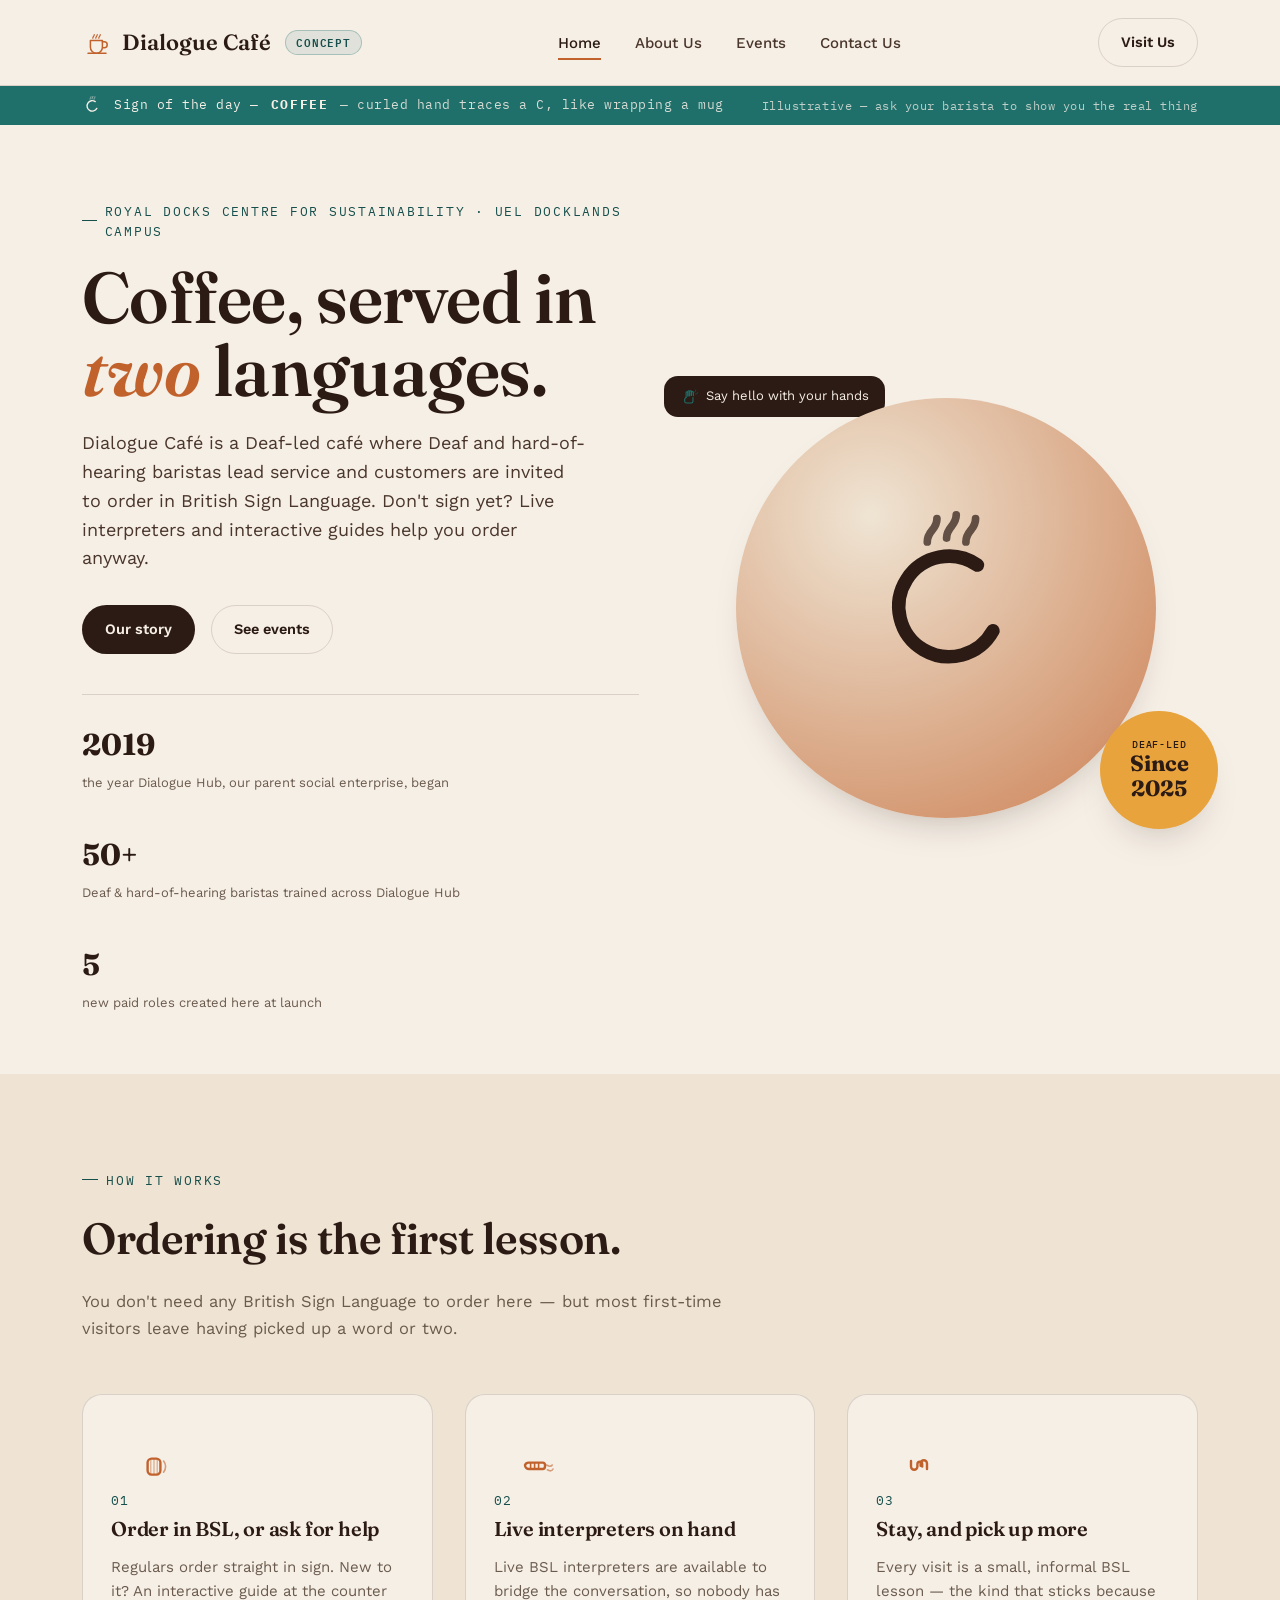
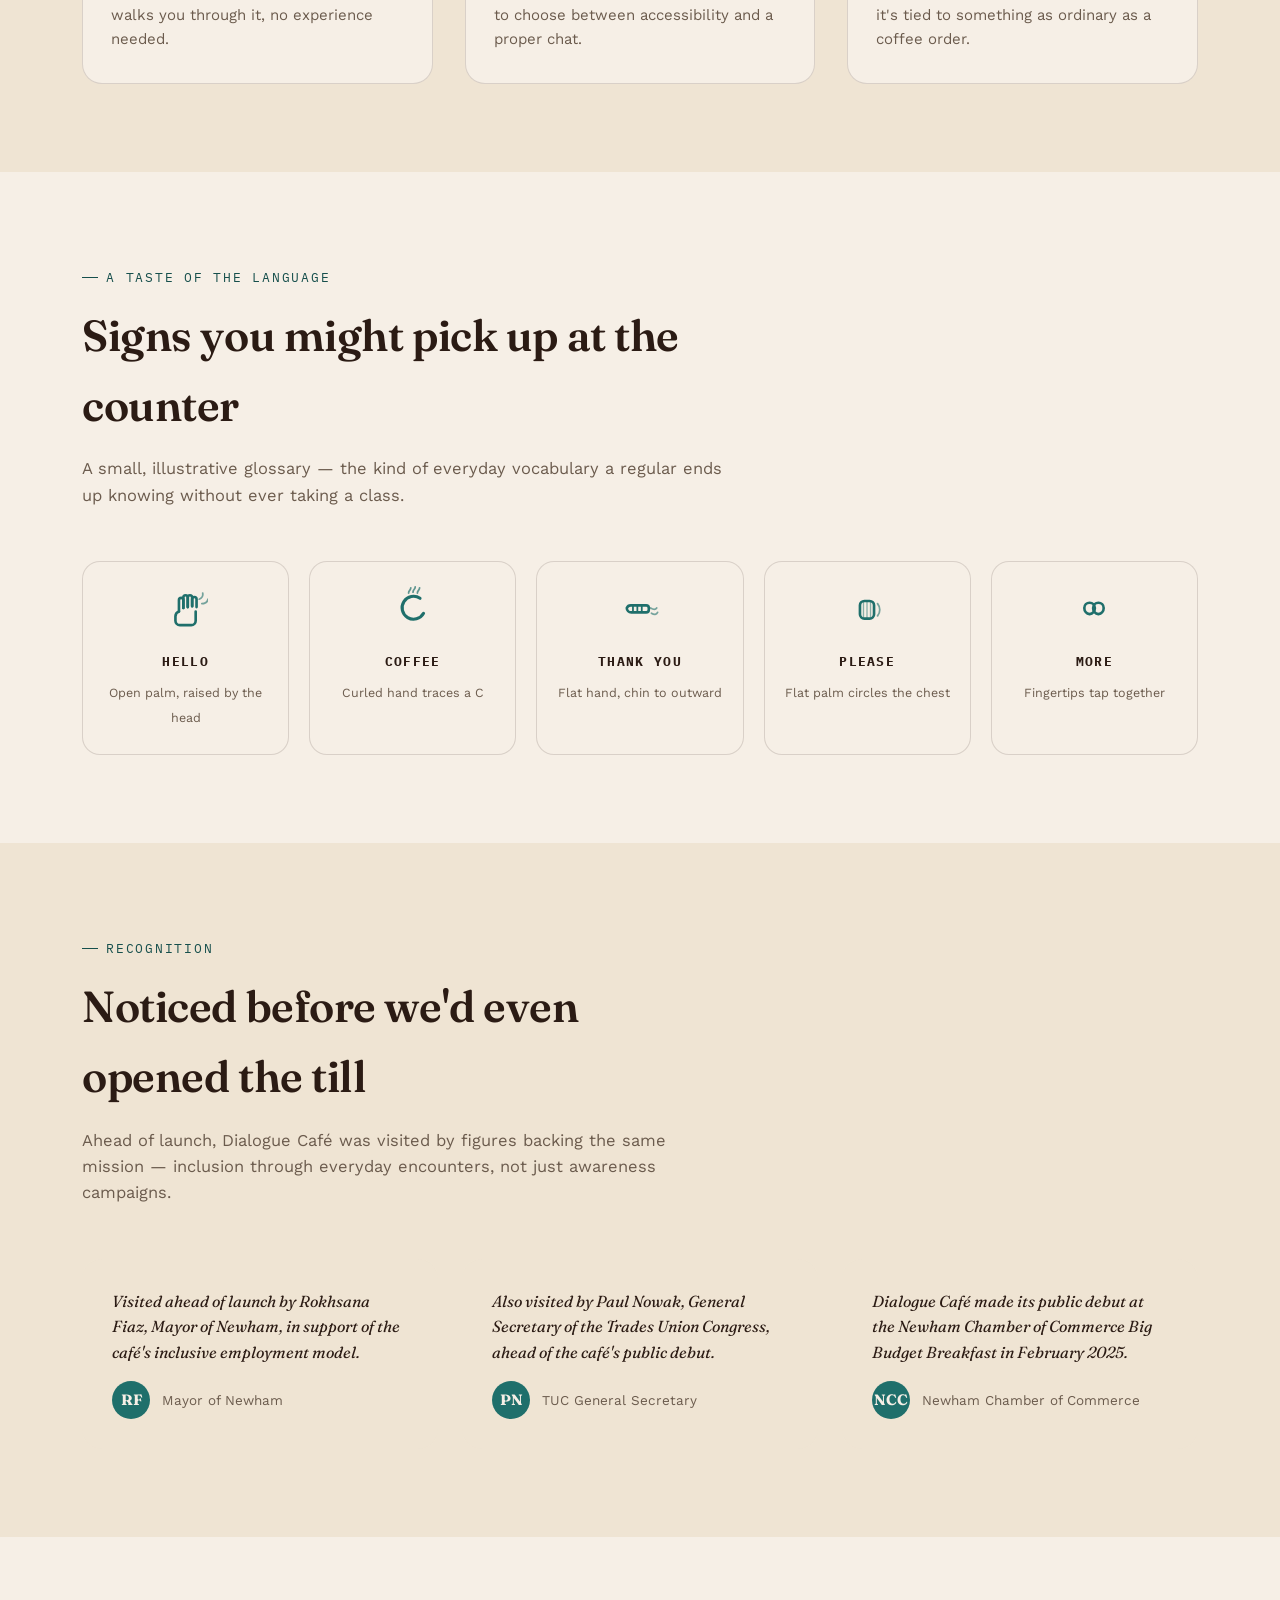
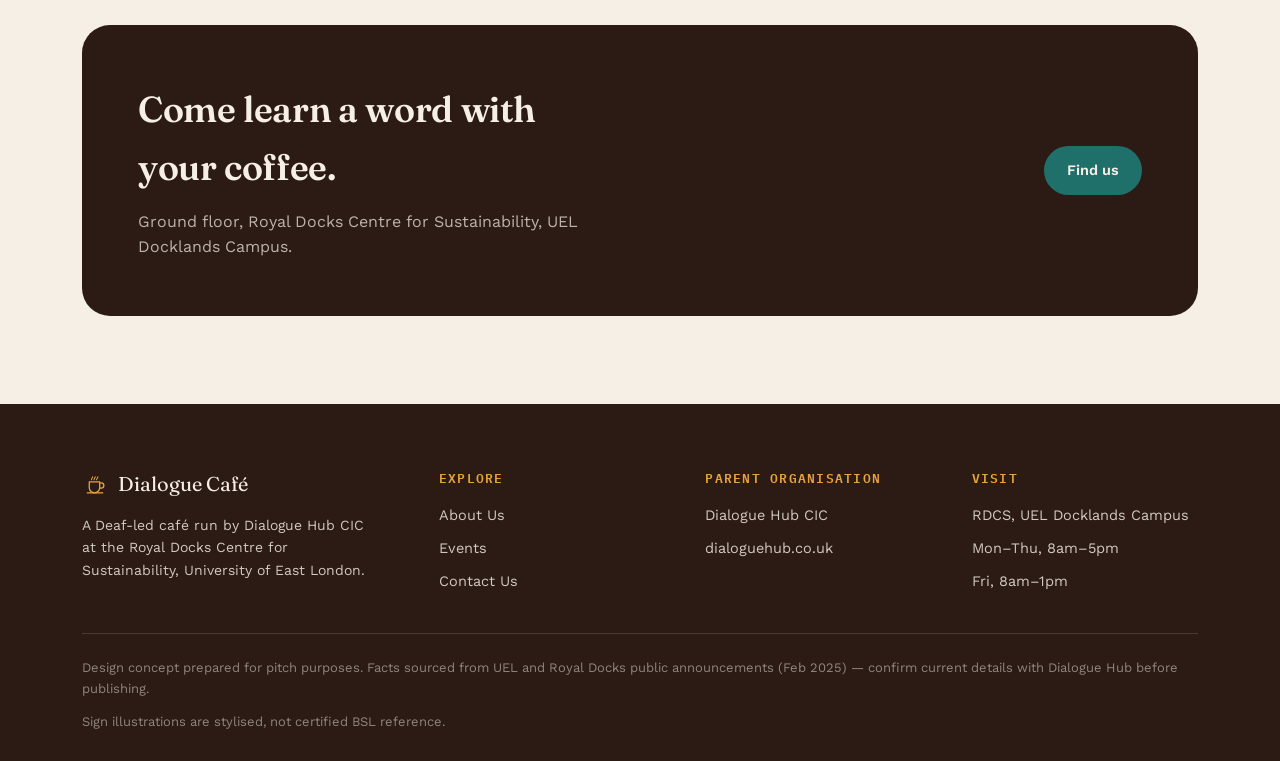
<file: index.html>
<!doctype html>
<html lang="en">
<head>
<meta charset="UTF-8" />
<meta name="viewport" content="width=device-width, initial-scale=1.0" />
<title>Dialogue Café — Coffee, served in two languages</title>
<meta name="description" content="Dialogue Café at the Royal Docks Centre for Sustainability, University of East London — a Deaf-led social enterprise café run by Dialogue Hub." />
<link rel="preconnect" href="https://fonts.googleapis.com">
<link rel="preconnect" href="https://fonts.gstatic.com" crossorigin>
<link href="https://fonts.googleapis.com/css2?family=Fraunces:ital,opsz,wght@0,9..144,500;0,9..144,600;0,9..144,700;1,9..144,500&family=Work+Sans:wght@400;500;600;700&family=IBM+Plex+Mono:wght@500;600&display=swap" rel="stylesheet">
<link rel="stylesheet" href="css/style.css">
</head>
<body>

<header class="site-header">
  <div class="header-inner">
    <a href="index.html" class="brand">
      <svg class="icon"><use href="assets/icons.svg#mark-logo"></use></svg>
      Dialogue Café
      <span class="concept-pill" title="Design concept prepared for pitch purposes — verify all copy before publishing.">CONCEPT</span>
    </a>
    <nav>
      <ul class="nav-links">
        <li><a href="index.html" aria-current="page">Home</a></li>
        <li><a href="about.html">About Us</a></li>
        <li><a href="events.html">Events</a></li>
        <li><a href="contact.html">Contact Us</a></li>
      </ul>
    </nav>
    <div class="nav-right">
      <a href="contact.html" class="btn btn-outline">Visit Us</a>
      <button class="nav-toggle" data-nav-toggle aria-label="Open menu">
        <svg class="icon" viewBox="0 0 24 24" fill="none" stroke="currentColor" stroke-width="2" stroke-linecap="round"><line x1="4" y1="7" x2="20" y2="7"/><line x1="4" y1="12" x2="20" y2="12"/><line x1="4" y1="17" x2="20" y2="17"/></svg>
      </button>
    </div>
  </div>
</header>

<div class="sign-ticker">
  <div class="sign-ticker-inner" data-sign-ticker>
    <svg class="icon"><use href="assets/icons.svg#sign-coffee"></use></svg>
    <span>Sign of the day —</span>
    <span class="sign-ticker-word">COFFEE</span>
    <span class="sign-ticker-def">— curled hand traces a C, like wrapping a mug</span>
    <span class="sign-ticker-hint">Illustrative — ask your barista to show you the real thing</span>
  </div>
</div>

<nav class="nav-drawer" data-nav-drawer>
  <div class="nav-drawer-top">
    <span class="brand" style="color:var(--cream)">Dialogue Café</span>
    <button data-nav-close aria-label="Close menu" style="background:none;border:none;cursor:pointer;">
      <svg class="icon" viewBox="0 0 24 24" fill="none" stroke="currentColor" stroke-width="2" stroke-linecap="round"><line x1="5" y1="5" x2="19" y2="19"/><line x1="19" y1="5" x2="5" y2="19"/></svg>
    </button>
  </div>
  <ul>
    <li><a href="index.html" aria-current="page">Home</a></li>
    <li><a href="about.html">About Us</a></li>
    <li><a href="events.html">Events</a></li>
    <li><a href="contact.html">Contact Us</a></li>
  </ul>
</nav>

<main>

  <section class="hero">
    <div class="wrap hero-grid">
      <div class="hero-copy">
        <span class="eyebrow">Royal Docks Centre for Sustainability · UEL Docklands Campus</span>
        <h1>Coffee, served in <em>two</em> languages.</h1>
        <p class="lede">Dialogue Café is a Deaf-led café where Deaf and hard-of-hearing baristas lead service and customers are invited to order in British Sign Language. Don't sign yet? Live interpreters and interactive guides help you order anyway.</p>
        <div class="hero-actions">
          <a href="about.html" class="btn btn-primary">Our story</a>
          <a href="events.html" class="btn btn-outline">See events</a>
        </div>
        <div class="stat-row">
          <div class="stat"><b>2019</b><span>the year Dialogue Hub, our parent social enterprise, began</span></div>
          <div class="stat"><b>50+</b><span>Deaf &amp; hard-of-hearing baristas trained across Dialogue Hub</span></div>
          <div class="stat"><b>5</b><span>new paid roles created here at launch</span></div>
        </div>
      </div>
      <div class="hero-visual">
        <div class="float-tag tag-top">
          <svg class="icon"><use href="assets/icons.svg#sign-hello"></use></svg>
          Say hello with your hands
        </div>
        <div class="hero-badge-ring">
          <svg class="icon"><use href="assets/icons.svg#sign-coffee"></use></svg>
        </div>
        <div class="price-chip">
          <span>DEAF-LED</span>
          <b>Since 2025</b>
        </div>
      </div>
    </div>
  </section>

  <section class="alt-bg">
    <div class="wrap">
      <div class="section-head reveal">
        <span class="eyebrow">How it works</span>
        <h2>Ordering is the first lesson.</h2>
        <p>You don't need any British Sign Language to order here — but most first-time visitors leave having picked up a word or two.</p>
      </div>
      <div class="steps">
        <div class="step reveal">
          <span class="step-num">01</span>
          <svg class="icon"><use href="assets/icons.svg#sign-please"></use></svg>
          <h3>Order in BSL, or ask for help</h3>
          <p>Regulars order straight in sign. New to it? An interactive guide at the counter walks you through it, no experience needed.</p>
        </div>
        <div class="step reveal">
          <span class="step-num">02</span>
          <svg class="icon"><use href="assets/icons.svg#sign-thankyou"></use></svg>
          <h3>Live interpreters on hand</h3>
          <p>Live BSL interpreters are available to bridge the conversation, so nobody has to choose between accessibility and a proper chat.</p>
        </div>
        <div class="step reveal">
          <span class="step-num">03</span>
          <svg class="icon"><use href="assets/icons.svg#sign-friend"></use></svg>
          <h3>Stay, and pick up more</h3>
          <p>Every visit is a small, informal BSL lesson — the kind that sticks because it's tied to something as ordinary as a coffee order.</p>
        </div>
      </div>
    </div>
  </section>

  <section>
    <div class="wrap">
      <div class="section-head reveal">
        <span class="eyebrow">A taste of the language</span>
        <h2>Signs you might pick up at the counter</h2>
        <p>A small, illustrative glossary — the kind of everyday vocabulary a regular ends up knowing without ever taking a class.</p>
      </div>
      <div class="glossary reveal">
        <div class="glossary-card">
          <svg class="icon"><use href="assets/icons.svg#sign-hello"></use></svg>
          <b>HELLO</b>
          <span>Open palm, raised by the head</span>
        </div>
        <div class="glossary-card">
          <svg class="icon"><use href="assets/icons.svg#sign-coffee"></use></svg>
          <b>COFFEE</b>
          <span>Curled hand traces a C</span>
        </div>
        <div class="glossary-card">
          <svg class="icon"><use href="assets/icons.svg#sign-thankyou"></use></svg>
          <b>THANK YOU</b>
          <span>Flat hand, chin to outward</span>
        </div>
        <div class="glossary-card">
          <svg class="icon"><use href="assets/icons.svg#sign-please"></use></svg>
          <b>PLEASE</b>
          <span>Flat palm circles the chest</span>
        </div>
        <div class="glossary-card">
          <svg class="icon"><use href="assets/icons.svg#sign-more"></use></svg>
          <b>MORE</b>
          <span>Fingertips tap together</span>
        </div>
      </div>
    </div>
  </section>

  <section class="alt-bg">
    <div class="wrap">
      <div class="section-head reveal">
        <span class="eyebrow">Recognition</span>
        <h2>Noticed before we'd even opened the till</h2>
        <p>Ahead of launch, Dialogue Café was visited by figures backing the same mission — inclusion through everyday encounters, not just awareness campaigns.</p>
      </div>
      <div class="reviews reveal">
        <div class="review-card">
          <p class="quote">Visited ahead of launch by Rokhsana Fiaz, Mayor of Newham, in support of the café's inclusive employment model.</p>
          <div class="review-who">
            <span class="review-avatar">RF</span>
            <span>Mayor of Newham</span>
          </div>
        </div>
        <div class="review-card">
          <p class="quote">Also visited by Paul Nowak, General Secretary of the Trades Union Congress, ahead of the café's public debut.</p>
          <div class="review-who">
            <span class="review-avatar">PN</span>
            <span>TUC General Secretary</span>
          </div>
        </div>
        <div class="review-card">
          <p class="quote">Dialogue Café made its public debut at the Newham Chamber of Commerce Big Budget Breakfast in February 2025.</p>
          <div class="review-who">
            <span class="review-avatar">NCC</span>
            <span>Newham Chamber of Commerce</span>
          </div>
        </div>
      </div>
    </div>
  </section>

  <section>
    <div class="wrap">
      <div class="cta-band reveal">
        <div>
          <h2>Come learn a word with your coffee.</h2>
          <p>Ground floor, Royal Docks Centre for Sustainability, UEL Docklands Campus.</p>
        </div>
        <a href="contact.html" class="btn btn-teal">Find us</a>
      </div>
    </div>
  </section>

</main>

<footer class="site-footer">
  <div class="wrap">
    <div class="footer-grid">
      <div>
        <div class="footer-brand">
          <svg class="icon"><use href="assets/icons.svg#mark-logo"></use></svg>
          Dialogue Café
        </div>
        <p style="max-width:32ch; font-size:14px;">A Deaf-led café run by Dialogue Hub CIC at the Royal Docks Centre for Sustainability, University of East London.</p>
      </div>
      <div class="footer-col">
        <h4>Explore</h4>
        <ul>
          <li><a href="about.html">About Us</a></li>
          <li><a href="events.html">Events</a></li>
          <li><a href="contact.html">Contact Us</a></li>
        </ul>
      </div>
      <div class="footer-col">
        <h4>Parent organisation</h4>
        <ul>
          <li>Dialogue Hub CIC</li>
          <li>dialoguehub.co.uk</li>
        </ul>
      </div>
      <div class="footer-col">
        <h4>Visit</h4>
        <ul>
          <li>RDCS, UEL Docklands Campus</li>
          <li>Mon–Thu, 8am–5pm</li>
          <li>Fri, 8am–1pm</li>
        </ul>
      </div>
    </div>
    <div class="footer-bottom">
      <span>Design concept prepared for pitch purposes. Facts sourced from UEL and Royal Docks public announcements (Feb 2025) — confirm current details with Dialogue Hub before publishing.</span>
      <span>Sign illustrations are stylised, not certified BSL reference.</span>
    </div>
  </div>
</footer>

<script src="js/main.js"></script>
</body>
</html>
</file>
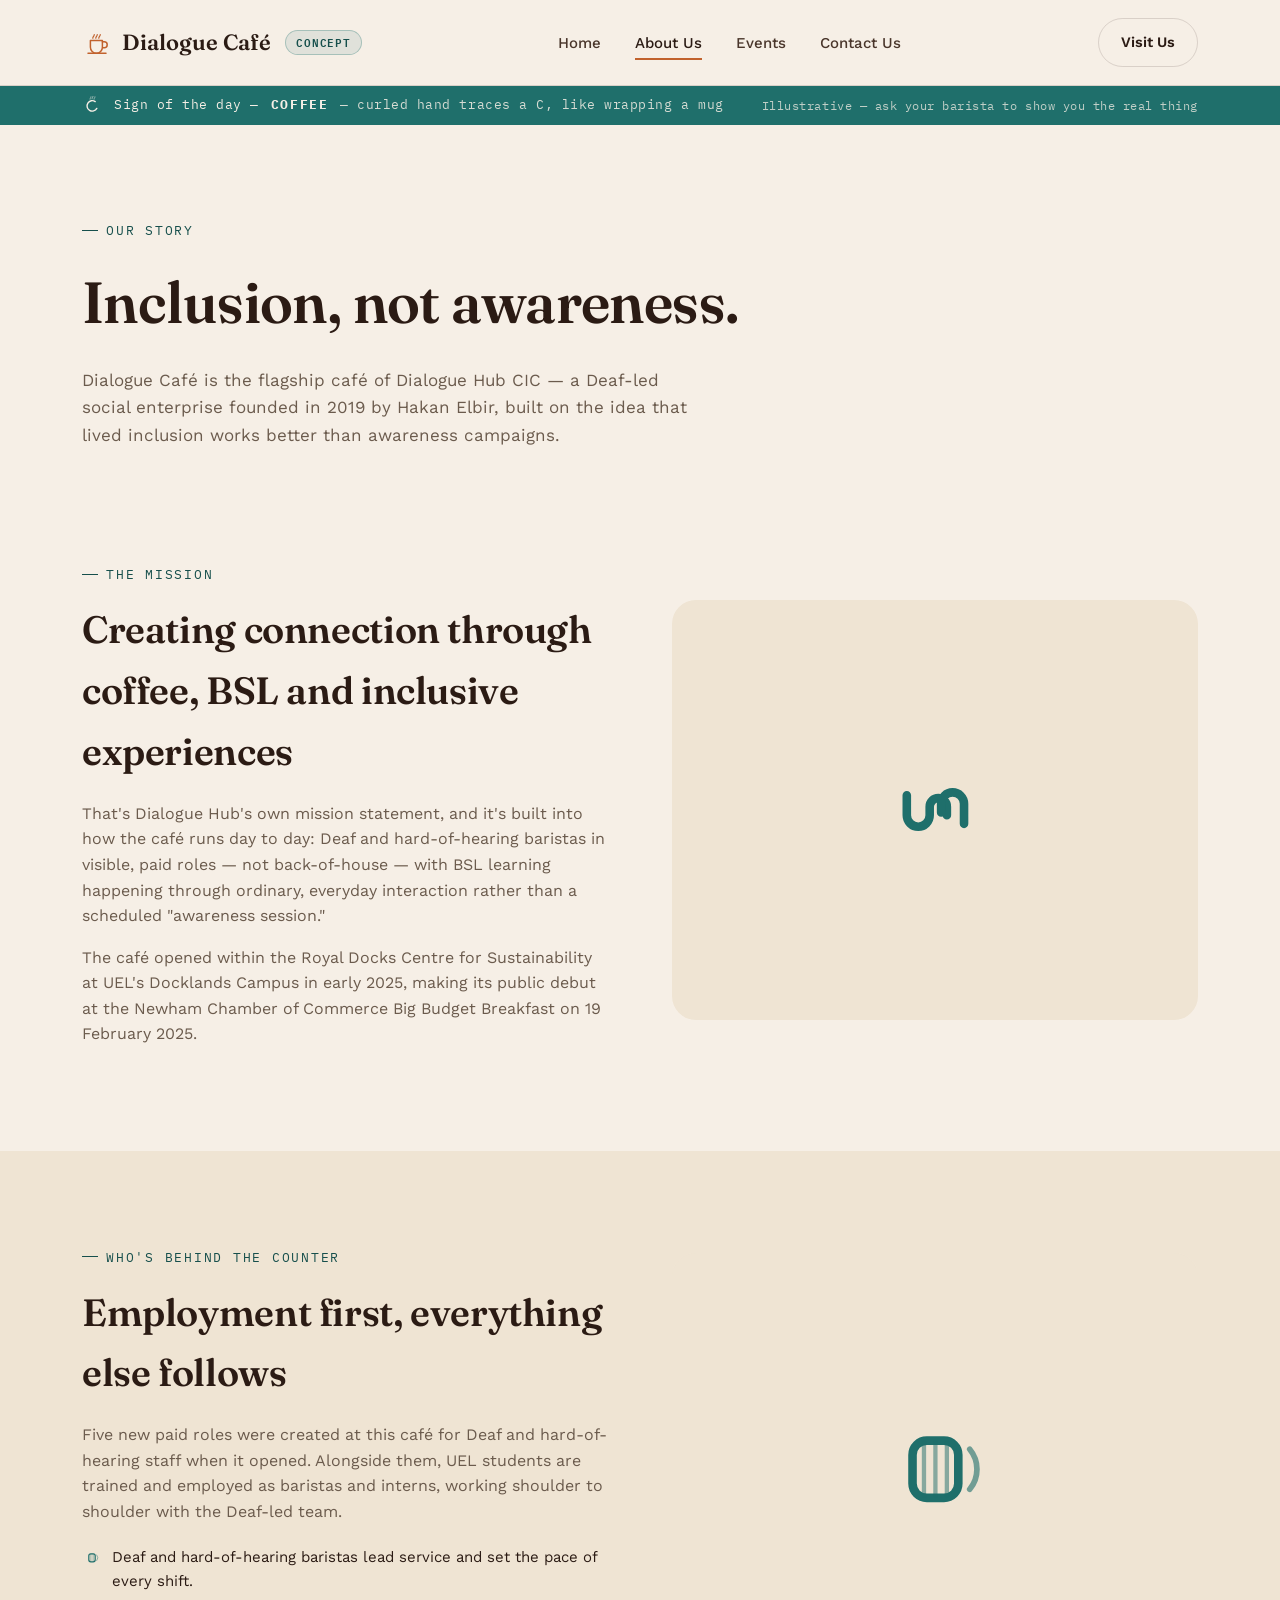
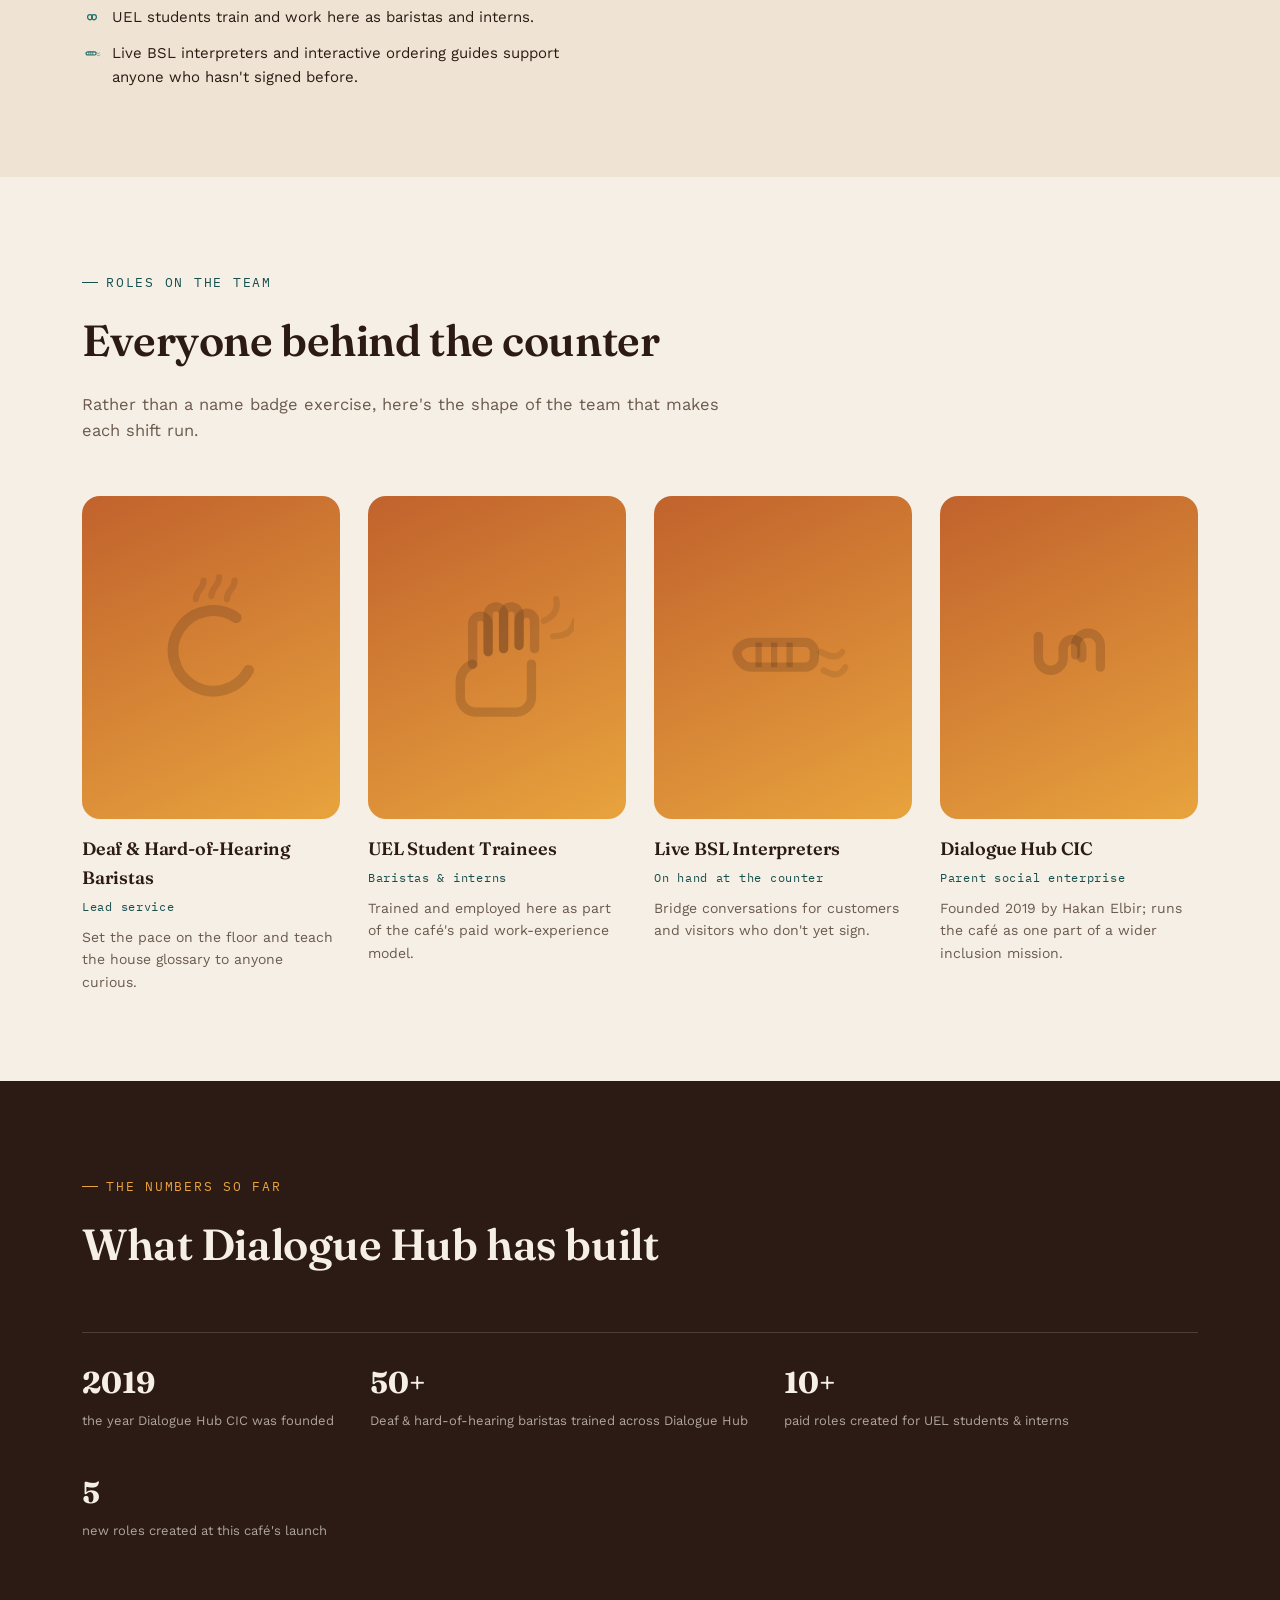
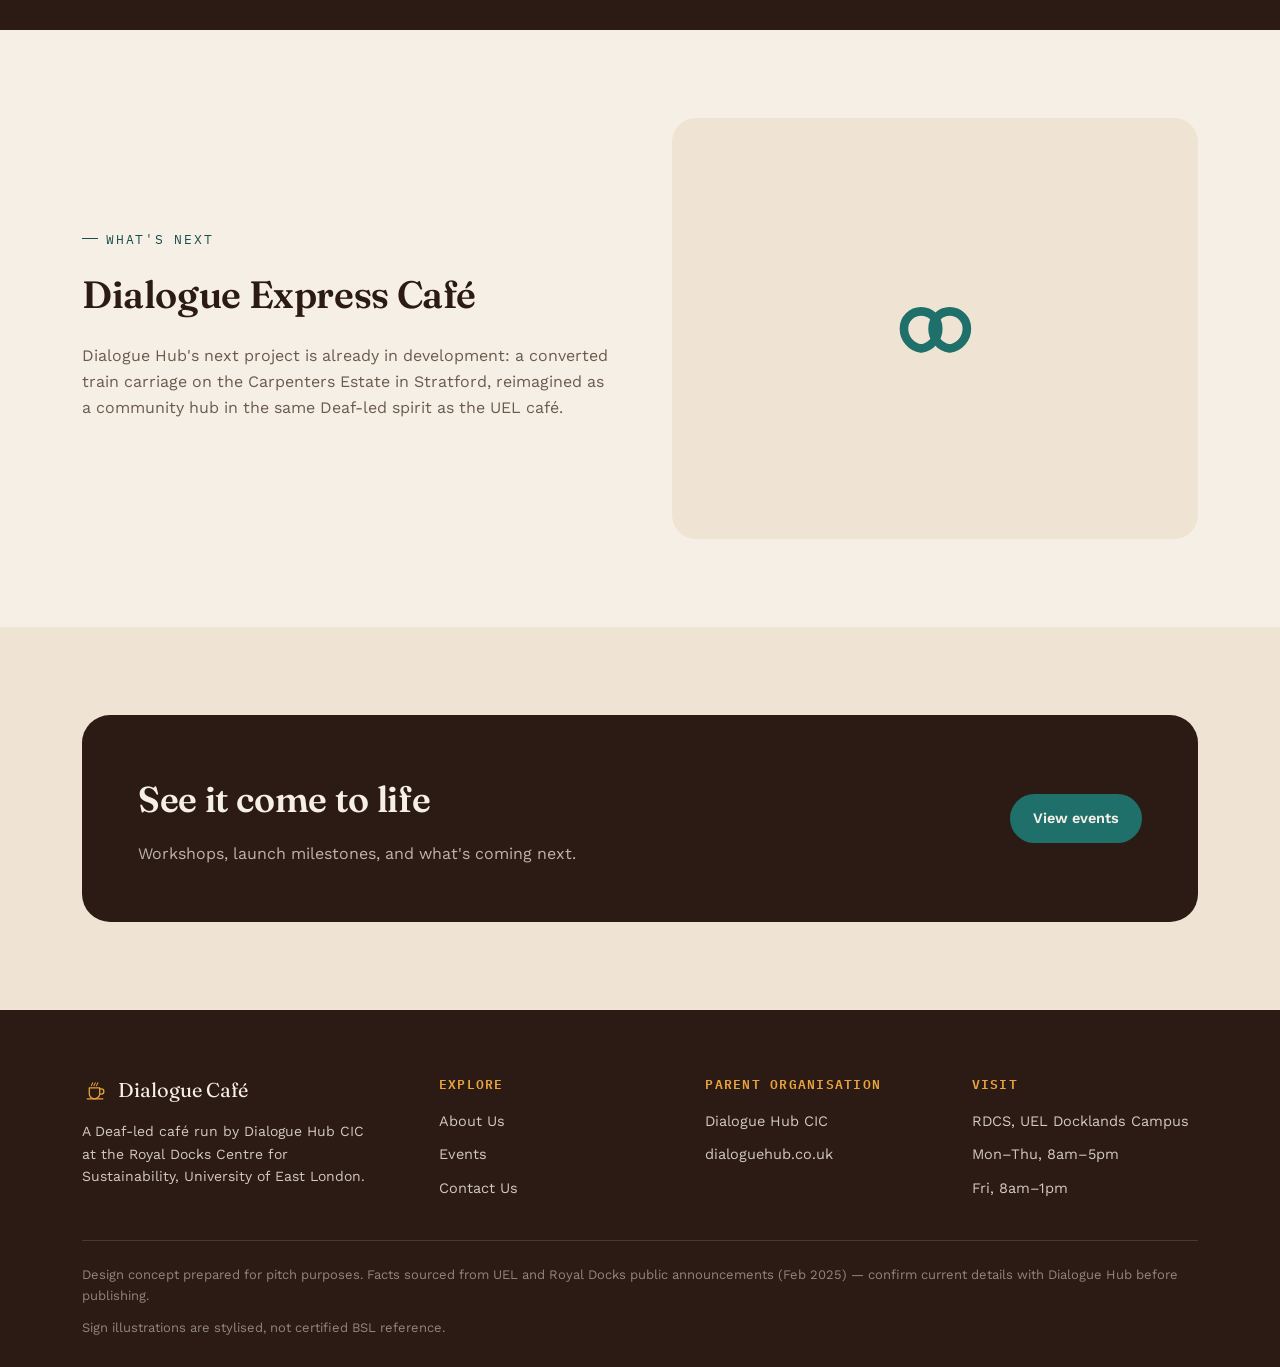
<file: about.html>
<!doctype html>
<html lang="en">
<head>
<meta charset="UTF-8" />
<meta name="viewport" content="width=device-width, initial-scale=1.0" />
<title>About Us — Dialogue Café</title>
<meta name="description" content="Dialogue Café is run by Dialogue Hub CIC, a Deaf-led social enterprise founded in 2019 by Hakan Elbir." />
<link rel="preconnect" href="https://fonts.googleapis.com">
<link rel="preconnect" href="https://fonts.gstatic.com" crossorigin>
<link href="https://fonts.googleapis.com/css2?family=Fraunces:ital,opsz,wght@0,9..144,500;0,9..144,600;0,9..144,700;1,9..144,500&family=Work+Sans:wght@400;500;600;700&family=IBM+Plex+Mono:wght@500;600&display=swap" rel="stylesheet">
<link rel="stylesheet" href="css/style.css">
</head>
<body>

<header class="site-header">
  <div class="header-inner">
    <a href="index.html" class="brand">
      <svg class="icon"><use href="assets/icons.svg#mark-logo"></use></svg>
      Dialogue Café
      <span class="concept-pill" title="Design concept prepared for pitch purposes — verify all copy before publishing.">CONCEPT</span>
    </a>
    <nav>
      <ul class="nav-links">
        <li><a href="index.html">Home</a></li>
        <li><a href="about.html" aria-current="page">About Us</a></li>
        <li><a href="events.html">Events</a></li>
        <li><a href="contact.html">Contact Us</a></li>
      </ul>
    </nav>
    <div class="nav-right">
      <a href="contact.html" class="btn btn-outline">Visit Us</a>
      <button class="nav-toggle" data-nav-toggle aria-label="Open menu">
        <svg class="icon" viewBox="0 0 24 24" fill="none" stroke="currentColor" stroke-width="2" stroke-linecap="round"><line x1="4" y1="7" x2="20" y2="7"/><line x1="4" y1="12" x2="20" y2="12"/><line x1="4" y1="17" x2="20" y2="17"/></svg>
      </button>
    </div>
  </div>
</header>

<div class="sign-ticker">
  <div class="sign-ticker-inner" data-sign-ticker>
    <svg class="icon"><use href="assets/icons.svg#sign-coffee"></use></svg>
    <span>Sign of the day —</span>
    <span class="sign-ticker-word">COFFEE</span>
    <span class="sign-ticker-def">— curled hand traces a C, like wrapping a mug</span>
    <span class="sign-ticker-hint">Illustrative — ask your barista to show you the real thing</span>
  </div>
</div>

<nav class="nav-drawer" data-nav-drawer>
  <div class="nav-drawer-top">
    <span class="brand" style="color:var(--cream)">Dialogue Café</span>
    <button data-nav-close aria-label="Close menu" style="background:none;border:none;cursor:pointer;">
      <svg class="icon" viewBox="0 0 24 24" fill="none" stroke="currentColor" stroke-width="2" stroke-linecap="round"><line x1="5" y1="5" x2="19" y2="19"/><line x1="19" y1="5" x2="5" y2="19"/></svg>
    </button>
  </div>
  <ul>
    <li><a href="index.html">Home</a></li>
    <li><a href="about.html" aria-current="page">About Us</a></li>
    <li><a href="events.html">Events</a></li>
    <li><a href="contact.html">Contact Us</a></li>
  </ul>
</nav>

<main>

  <section style="padding-bottom:20px;">
    <div class="wrap">
      <span class="eyebrow">Our story</span>
      <h1 style="font-size:clamp(36px,4.6vw,58px); margin-top:16px; max-width:18ch;">Inclusion, not awareness.</h1>
      <p style="max-width:56ch; color:var(--ink-muted); font-size:17px; margin-top:18px;">Dialogue Café is the flagship café of Dialogue Hub CIC — a Deaf-led social enterprise founded in 2019 by Hakan Elbir, built on the idea that lived inclusion works better than awareness campaigns.</p>
    </div>
  </section>

  <section>
    <div class="wrap split">
      <div class="split-copy reveal">
        <span class="eyebrow">The mission</span>
        <h2>Creating connection through coffee, BSL and inclusive experiences</h2>
        <p>That's Dialogue Hub's own mission statement, and it's built into how the café runs day to day: Deaf and hard-of-hearing baristas in visible, paid roles — not back-of-house — with BSL learning happening through ordinary, everyday interaction rather than a scheduled "awareness session."</p>
        <p>The café opened within the Royal Docks Centre for Sustainability at UEL's Docklands Campus in early 2025, making its public debut at the Newham Chamber of Commerce Big Budget Breakfast on 19 February 2025.</p>
      </div>
      <div class="split-visual reveal">
        <svg class="icon"><use href="assets/icons.svg#sign-friend"></use></svg>
      </div>
    </div>
  </section>

  <section class="alt-bg">
    <div class="wrap split reverse">
      <div class="split-copy reveal">
        <span class="eyebrow">Who's behind the counter</span>
        <h2>Employment first, everything else follows</h2>
        <p>Five new paid roles were created at this café for Deaf and hard-of-hearing staff when it opened. Alongside them, UEL students are trained and employed as baristas and interns, working shoulder to shoulder with the Deaf-led team.</p>
        <ul>
          <li><svg class="icon"><use href="assets/icons.svg#sign-please"></use></svg> Deaf and hard-of-hearing baristas lead service and set the pace of every shift.</li>
          <li><svg class="icon"><use href="assets/icons.svg#sign-more"></use></svg> UEL students train and work here as baristas and interns.</li>
          <li><svg class="icon"><use href="assets/icons.svg#sign-thankyou"></use></svg> Live BSL interpreters and interactive ordering guides support anyone who hasn't signed before.</li>
        </ul>
      </div>
      <div class="split-visual reveal">
        <svg class="icon"><use href="assets/icons.svg#sign-please"></use></svg>
      </div>
    </div>
  </section>

  <section>
    <div class="wrap">
      <div class="section-head reveal">
        <span class="eyebrow">Roles on the team</span>
        <h2>Everyone behind the counter</h2>
        <p>Rather than a name badge exercise, here's the shape of the team that makes each shift run.</p>
      </div>
      <div class="team-grid reveal">
        <div class="team-card">
          <div class="team-photo"><svg class="icon"><use href="assets/icons.svg#sign-coffee"></use></svg></div>
          <h3>Deaf &amp; Hard-of-Hearing Baristas</h3>
          <p class="role">Lead service</p>
          <p class="bio">Set the pace on the floor and teach the house glossary to anyone curious.</p>
        </div>
        <div class="team-card">
          <div class="team-photo"><svg class="icon"><use href="assets/icons.svg#sign-hello"></use></svg></div>
          <h3>UEL Student Trainees</h3>
          <p class="role">Baristas &amp; interns</p>
          <p class="bio">Trained and employed here as part of the café's paid work-experience model.</p>
        </div>
        <div class="team-card">
          <div class="team-photo"><svg class="icon"><use href="assets/icons.svg#sign-thankyou"></use></svg></div>
          <h3>Live BSL Interpreters</h3>
          <p class="role">On hand at the counter</p>
          <p class="bio">Bridge conversations for customers and visitors who don't yet sign.</p>
        </div>
        <div class="team-card">
          <div class="team-photo"><svg class="icon"><use href="assets/icons.svg#sign-friend"></use></svg></div>
          <h3>Dialogue Hub CIC</h3>
          <p class="role">Parent social enterprise</p>
          <p class="bio">Founded 2019 by Hakan Elbir; runs the café as one part of a wider inclusion mission.</p>
        </div>
      </div>
    </div>
  </section>

  <section class="dark-bg">
    <div class="wrap">
      <div class="section-head reveal">
        <span class="eyebrow">The numbers so far</span>
        <h2>What Dialogue Hub has built</h2>
      </div>
      <div class="stat-row reveal" style="border-top:1px solid rgba(246,239,230,0.16);">
        <div class="stat"><b style="color:var(--cream)">2019</b><span style="color:rgba(246,239,230,0.65)">the year Dialogue Hub CIC was founded</span></div>
        <div class="stat"><b style="color:var(--cream)">50+</b><span style="color:rgba(246,239,230,0.65)">Deaf &amp; hard-of-hearing baristas trained across Dialogue Hub</span></div>
        <div class="stat"><b style="color:var(--cream)">10+</b><span style="color:rgba(246,239,230,0.65)">paid roles created for UEL students &amp; interns</span></div>
        <div class="stat"><b style="color:var(--cream)">5</b><span style="color:rgba(246,239,230,0.65)">new roles created at this café's launch</span></div>
      </div>
    </div>
  </section>

  <section>
    <div class="wrap split">
      <div class="split-copy reveal">
        <span class="eyebrow">What's next</span>
        <h2>Dialogue Express Café</h2>
        <p>Dialogue Hub's next project is already in development: a converted train carriage on the Carpenters Estate in Stratford, reimagined as a community hub in the same Deaf-led spirit as the UEL café.</p>
      </div>
      <div class="split-visual reveal">
        <svg class="icon"><use href="assets/icons.svg#sign-more"></use></svg>
      </div>
    </div>
  </section>

  <section class="alt-bg">
    <div class="wrap">
      <div class="cta-band reveal">
        <div>
          <h2>See it come to life</h2>
          <p>Workshops, launch milestones, and what's coming next.</p>
        </div>
        <a href="events.html" class="btn btn-teal">View events</a>
      </div>
    </div>
  </section>

</main>

<footer class="site-footer">
  <div class="wrap">
    <div class="footer-grid">
      <div>
        <div class="footer-brand">
          <svg class="icon"><use href="assets/icons.svg#mark-logo"></use></svg>
          Dialogue Café
        </div>
        <p style="max-width:32ch; font-size:14px;">A Deaf-led café run by Dialogue Hub CIC at the Royal Docks Centre for Sustainability, University of East London.</p>
      </div>
      <div class="footer-col">
        <h4>Explore</h4>
        <ul>
          <li><a href="about.html">About Us</a></li>
          <li><a href="events.html">Events</a></li>
          <li><a href="contact.html">Contact Us</a></li>
        </ul>
      </div>
      <div class="footer-col">
        <h4>Parent organisation</h4>
        <ul>
          <li>Dialogue Hub CIC</li>
          <li>dialoguehub.co.uk</li>
        </ul>
      </div>
      <div class="footer-col">
        <h4>Visit</h4>
        <ul>
          <li>RDCS, UEL Docklands Campus</li>
          <li>Mon–Thu, 8am–5pm</li>
          <li>Fri, 8am–1pm</li>
        </ul>
      </div>
    </div>
    <div class="footer-bottom">
      <span>Design concept prepared for pitch purposes. Facts sourced from UEL and Royal Docks public announcements (Feb 2025) — confirm current details with Dialogue Hub before publishing.</span>
      <span>Sign illustrations are stylised, not certified BSL reference.</span>
    </div>
  </div>
</footer>

<script src="js/main.js"></script>
</body>
</html>
</file>
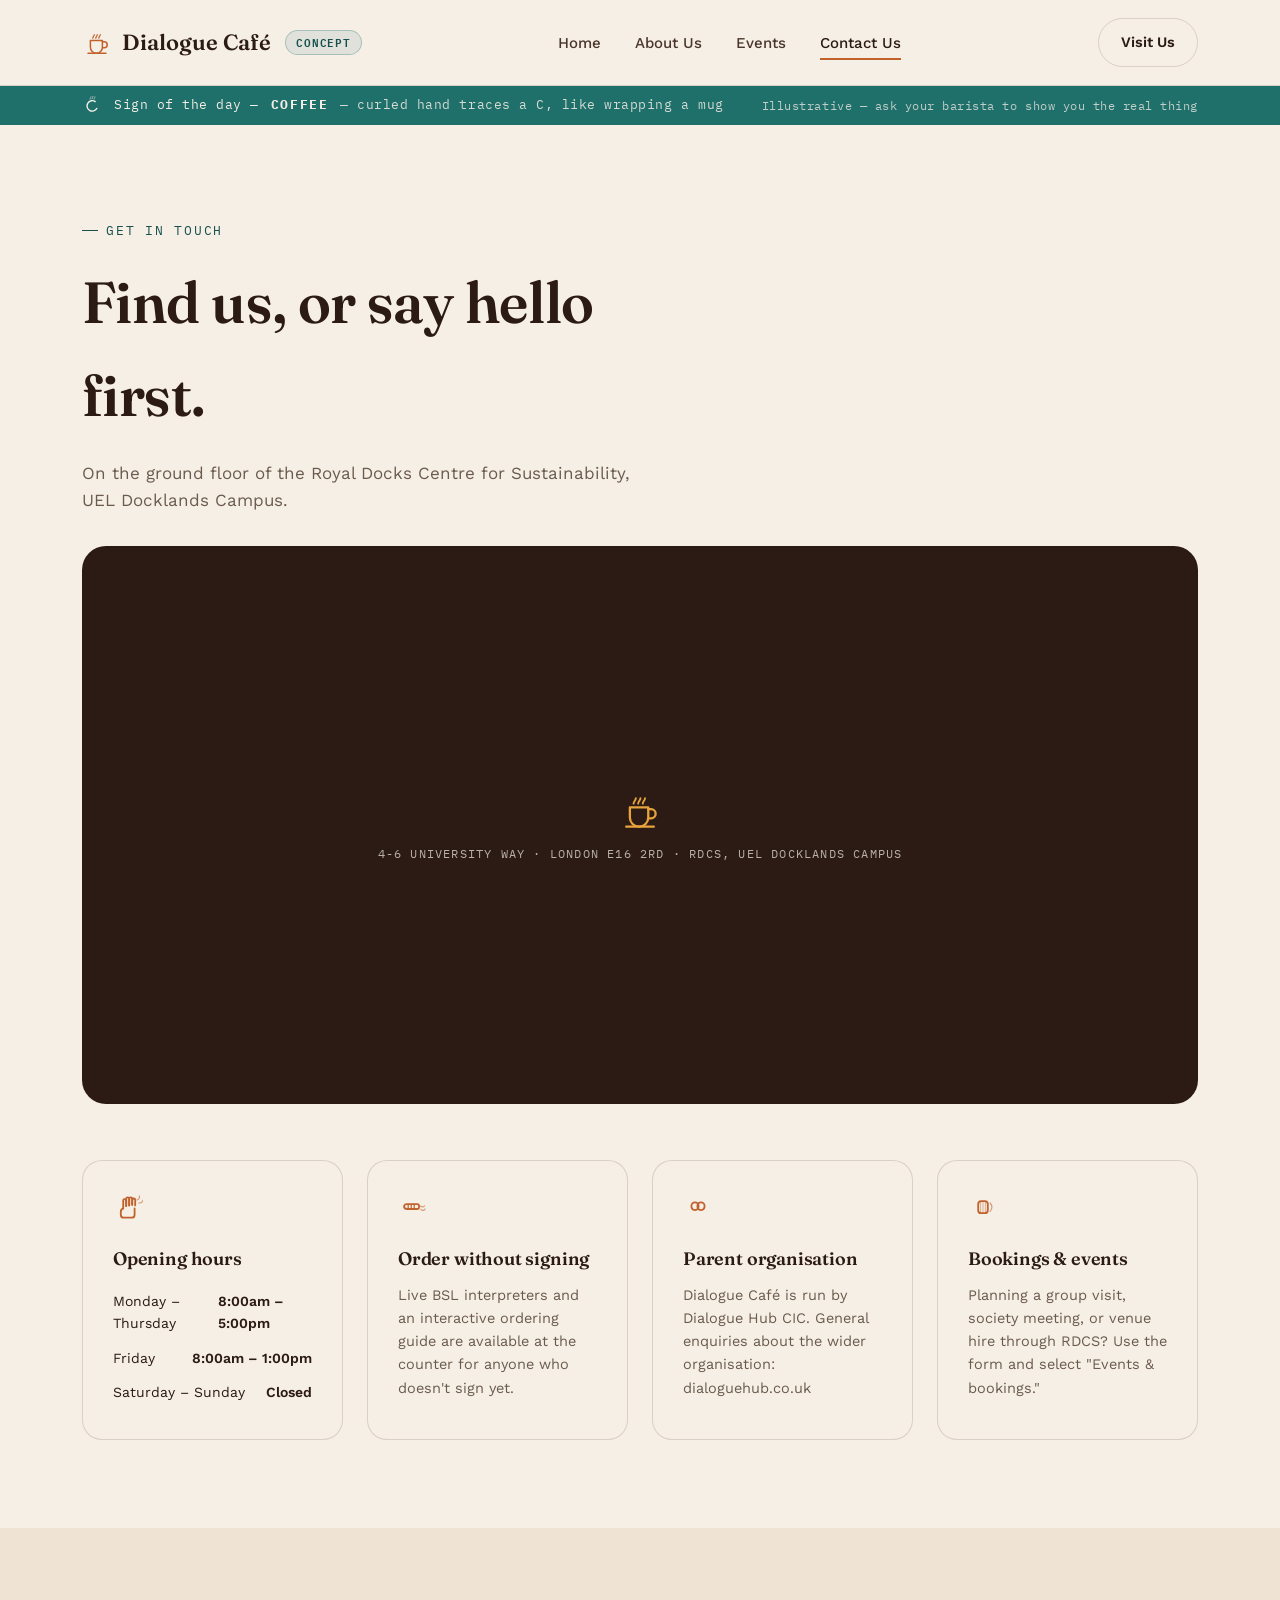
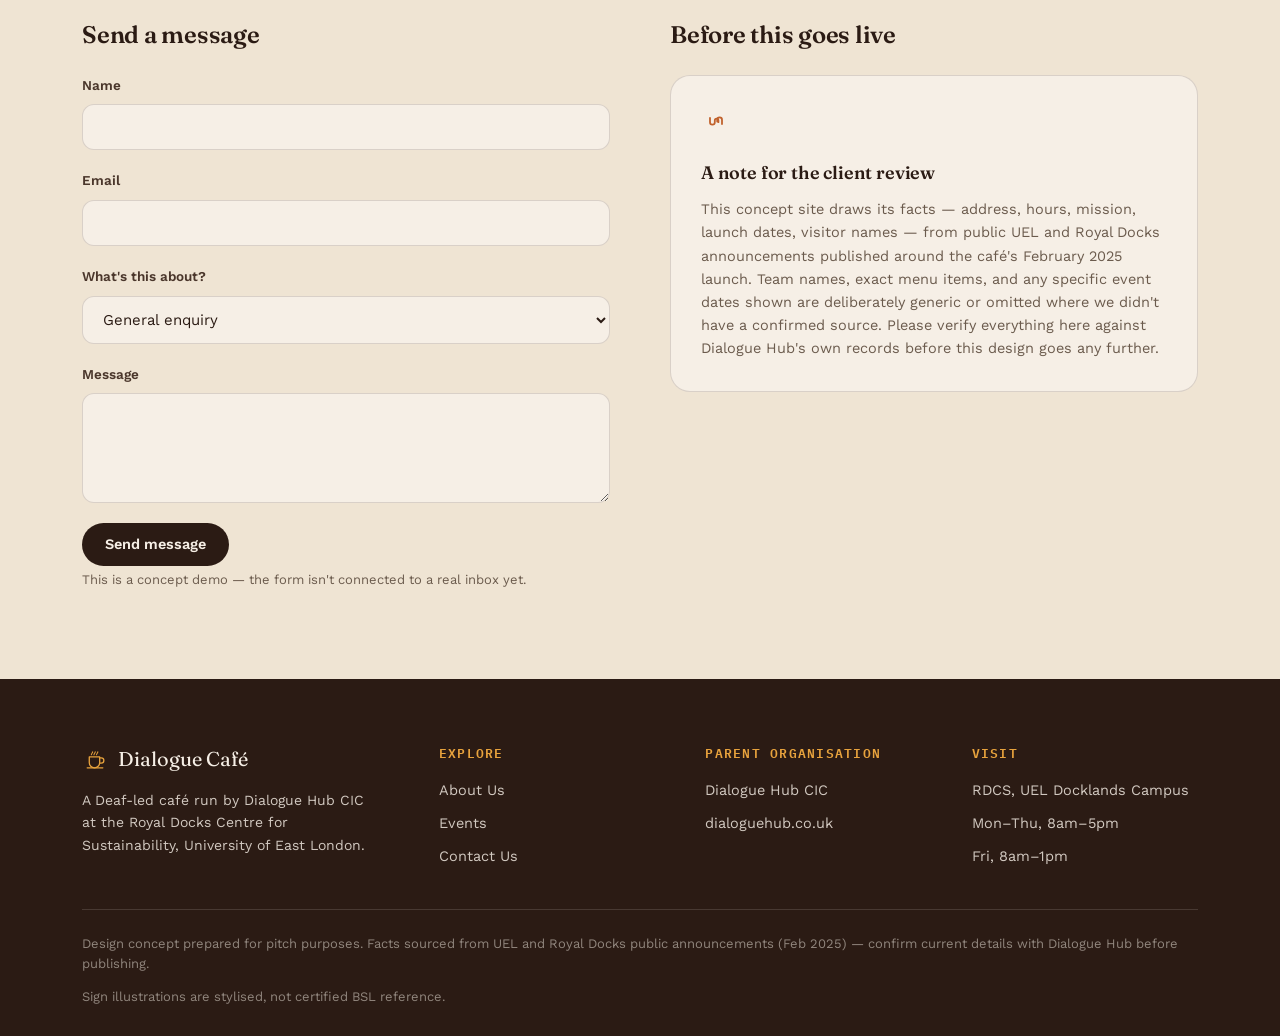
<file: contact.html>
<!doctype html>
<html lang="en">
<head>
<meta charset="UTF-8" />
<meta name="viewport" content="width=device-width, initial-scale=1.0" />
<title>Contact Us — Dialogue Café</title>
<meta name="description" content="Find Dialogue Café at the Royal Docks Centre for Sustainability, UEL Docklands Campus — hours, location and how to get in touch." />
<link rel="preconnect" href="https://fonts.googleapis.com">
<link rel="preconnect" href="https://fonts.gstatic.com" crossorigin>
<link href="https://fonts.googleapis.com/css2?family=Fraunces:ital,opsz,wght@0,9..144,500;0,9..144,600;0,9..144,700;1,9..144,500&family=Work+Sans:wght@400;500;600;700&family=IBM+Plex+Mono:wght@500;600&display=swap" rel="stylesheet">
<link rel="stylesheet" href="css/style.css">
</head>
<body>

<header class="site-header">
  <div class="header-inner">
    <a href="index.html" class="brand">
      <svg class="icon"><use href="assets/icons.svg#mark-logo"></use></svg>
      Dialogue Café
      <span class="concept-pill" title="Design concept prepared for pitch purposes — verify all copy before publishing.">CONCEPT</span>
    </a>
    <nav>
      <ul class="nav-links">
        <li><a href="index.html">Home</a></li>
        <li><a href="about.html">About Us</a></li>
        <li><a href="events.html">Events</a></li>
        <li><a href="contact.html" aria-current="page">Contact Us</a></li>
      </ul>
    </nav>
    <div class="nav-right">
      <a href="contact.html" class="btn btn-outline">Visit Us</a>
      <button class="nav-toggle" data-nav-toggle aria-label="Open menu">
        <svg class="icon" viewBox="0 0 24 24" fill="none" stroke="currentColor" stroke-width="2" stroke-linecap="round"><line x1="4" y1="7" x2="20" y2="7"/><line x1="4" y1="12" x2="20" y2="12"/><line x1="4" y1="17" x2="20" y2="17"/></svg>
      </button>
    </div>
  </div>
</header>

<div class="sign-ticker">
  <div class="sign-ticker-inner" data-sign-ticker>
    <svg class="icon"><use href="assets/icons.svg#sign-coffee"></use></svg>
    <span>Sign of the day —</span>
    <span class="sign-ticker-word">COFFEE</span>
    <span class="sign-ticker-def">— curled hand traces a C, like wrapping a mug</span>
    <span class="sign-ticker-hint">Illustrative — ask your barista to show you the real thing</span>
  </div>
</div>

<nav class="nav-drawer" data-nav-drawer>
  <div class="nav-drawer-top">
    <span class="brand" style="color:var(--cream)">Dialogue Café</span>
    <button data-nav-close aria-label="Close menu" style="background:none;border:none;cursor:pointer;">
      <svg class="icon" viewBox="0 0 24 24" fill="none" stroke="currentColor" stroke-width="2" stroke-linecap="round"><line x1="5" y1="5" x2="19" y2="19"/><line x1="19" y1="5" x2="5" y2="19"/></svg>
    </button>
  </div>
  <ul>
    <li><a href="index.html">Home</a></li>
    <li><a href="about.html">About Us</a></li>
    <li><a href="events.html">Events</a></li>
    <li><a href="contact.html" aria-current="page">Contact Us</a></li>
  </ul>
</nav>

<main>

  <section style="padding-bottom:20px;">
    <div class="wrap">
      <span class="eyebrow">Get in touch</span>
      <h1 style="font-size:clamp(36px,4.6vw,58px); margin-top:16px; max-width:16ch;">Find us, or say hello first.</h1>
      <p style="max-width:52ch; color:var(--ink-muted); font-size:17px; margin-top:18px;">On the ground floor of the Royal Docks Centre for Sustainability, UEL Docklands Campus.</p>
    </div>
  </section>

  <section style="padding-top:12px;">
    <div class="wrap">
      <div class="map-block reveal">
        <div class="pin">
          <svg class="icon"><use href="assets/icons.svg#mark-logo"></use></svg>
          <small>4-6 UNIVERSITY WAY · LONDON E16 2RD · RDCS, UEL DOCKLANDS CAMPUS</small>
        </div>
      </div>

      <div class="info-grid reveal">
        <div class="info-card">
          <svg class="icon"><use href="assets/icons.svg#sign-hello"></use></svg>
          <h3>Opening hours</h3>
          <div class="hours-row"><span>Monday – Thursday</span><b>8:00am – 5:00pm</b></div>
          <div class="hours-row"><span>Friday</span><b>8:00am – 1:00pm</b></div>
          <div class="hours-row"><span>Saturday – Sunday</span><b>Closed</b></div>
        </div>

        <div class="info-card">
          <svg class="icon"><use href="assets/icons.svg#sign-thankyou"></use></svg>
          <h3>Order without signing</h3>
          <p>Live BSL interpreters and an interactive ordering guide are available at the counter for anyone who doesn't sign yet.</p>
        </div>

        <div class="info-card">
          <svg class="icon"><use href="assets/icons.svg#sign-more"></use></svg>
          <h3>Parent organisation</h3>
          <p>Dialogue Café is run by Dialogue Hub CIC. General enquiries about the wider organisation: dialoguehub.co.uk</p>
        </div>

        <div class="info-card">
          <svg class="icon"><use href="assets/icons.svg#sign-please"></use></svg>
          <h3>Bookings &amp; events</h3>
          <p>Planning a group visit, society meeting, or venue hire through RDCS? Use the form and select "Events &amp; bookings."</p>
        </div>
      </div>
    </div>
  </section>

  <section class="alt-bg">
    <div class="wrap contact-grid">
      <div class="reveal">
        <h2 style="font-size:24px; margin-bottom:20px;">Send a message</h2>
        <form id="contact-form" novalidate>
          <div class="field">
            <label for="name">Name</label>
            <input type="text" id="name" name="name" required autocomplete="name">
          </div>
          <div class="field">
            <label for="email">Email</label>
            <input type="email" id="email" name="email" required autocomplete="email">
          </div>
          <div class="field">
            <label for="topic">What's this about?</label>
            <select id="topic" name="topic">
              <option>General enquiry</option>
              <option>Events &amp; bookings</option>
              <option>Accessibility or interpreter request</option>
              <option>Working here</option>
            </select>
          </div>
          <div class="field">
            <label for="message">Message</label>
            <textarea id="message" name="message" required></textarea>
          </div>
          <button type="submit" class="btn btn-primary">Send message</button>
          <p class="form-note" id="form-status">This is a concept demo — the form isn't connected to a real inbox yet.</p>
        </form>
      </div>

      <div class="reveal">
        <h2 style="font-size:24px; margin-bottom:20px;">Before this goes live</h2>
        <div class="info-card">
          <svg class="icon"><use href="assets/icons.svg#sign-friend"></use></svg>
          <h3>A note for the client review</h3>
          <p>This concept site draws its facts — address, hours, mission, launch dates, visitor names — from public UEL and Royal Docks announcements published around the café's February 2025 launch. Team names, exact menu items, and any specific event dates shown are deliberately generic or omitted where we didn't have a confirmed source. Please verify everything here against Dialogue Hub's own records before this design goes any further.</p>
        </div>
      </div>
    </div>
  </section>

</main>

<footer class="site-footer">
  <div class="wrap">
    <div class="footer-grid">
      <div>
        <div class="footer-brand">
          <svg class="icon"><use href="assets/icons.svg#mark-logo"></use></svg>
          Dialogue Café
        </div>
        <p style="max-width:32ch; font-size:14px;">A Deaf-led café run by Dialogue Hub CIC at the Royal Docks Centre for Sustainability, University of East London.</p>
      </div>
      <div class="footer-col">
        <h4>Explore</h4>
        <ul>
          <li><a href="about.html">About Us</a></li>
          <li><a href="events.html">Events</a></li>
          <li><a href="contact.html">Contact Us</a></li>
        </ul>
      </div>
      <div class="footer-col">
        <h4>Parent organisation</h4>
        <ul>
          <li>Dialogue Hub CIC</li>
          <li>dialoguehub.co.uk</li>
        </ul>
      </div>
      <div class="footer-col">
        <h4>Visit</h4>
        <ul>
          <li>RDCS, UEL Docklands Campus</li>
          <li>Mon–Thu, 8am–5pm</li>
          <li>Fri, 8am–1pm</li>
        </ul>
      </div>
    </div>
    <div class="footer-bottom">
      <span>Design concept prepared for pitch purposes. Facts sourced from UEL and Royal Docks public announcements (Feb 2025) — confirm current details with Dialogue Hub before publishing.</span>
      <span>Sign illustrations are stylised, not certified BSL reference.</span>
    </div>
  </div>
</footer>

<script src="js/main.js"></script>
<script>
  document.getElementById('contact-form').addEventListener('submit', function (e) {
    e.preventDefault();
    document.getElementById('form-status').textContent = "This is a demo form — no message was actually sent. Wire it up to a real inbox or booking system before going live.";
  });
</script>
</body>
</html>
</file>
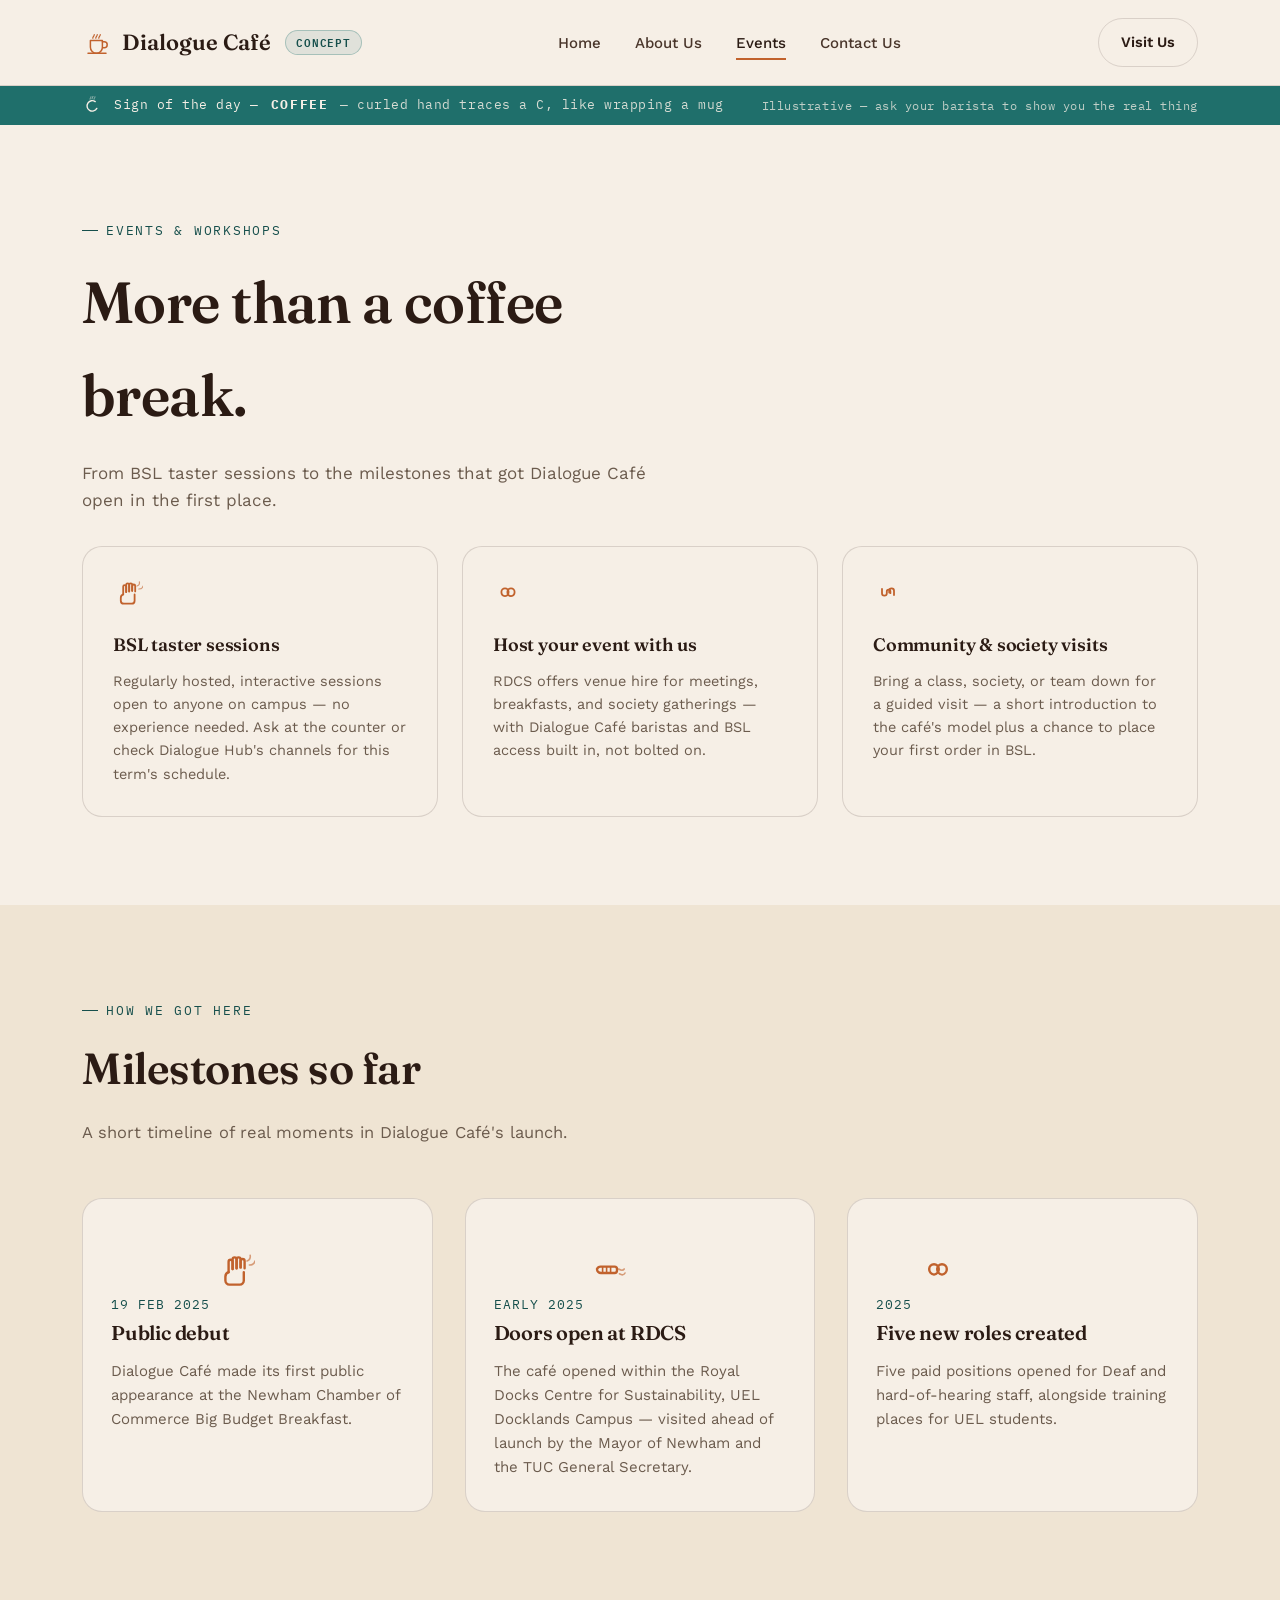
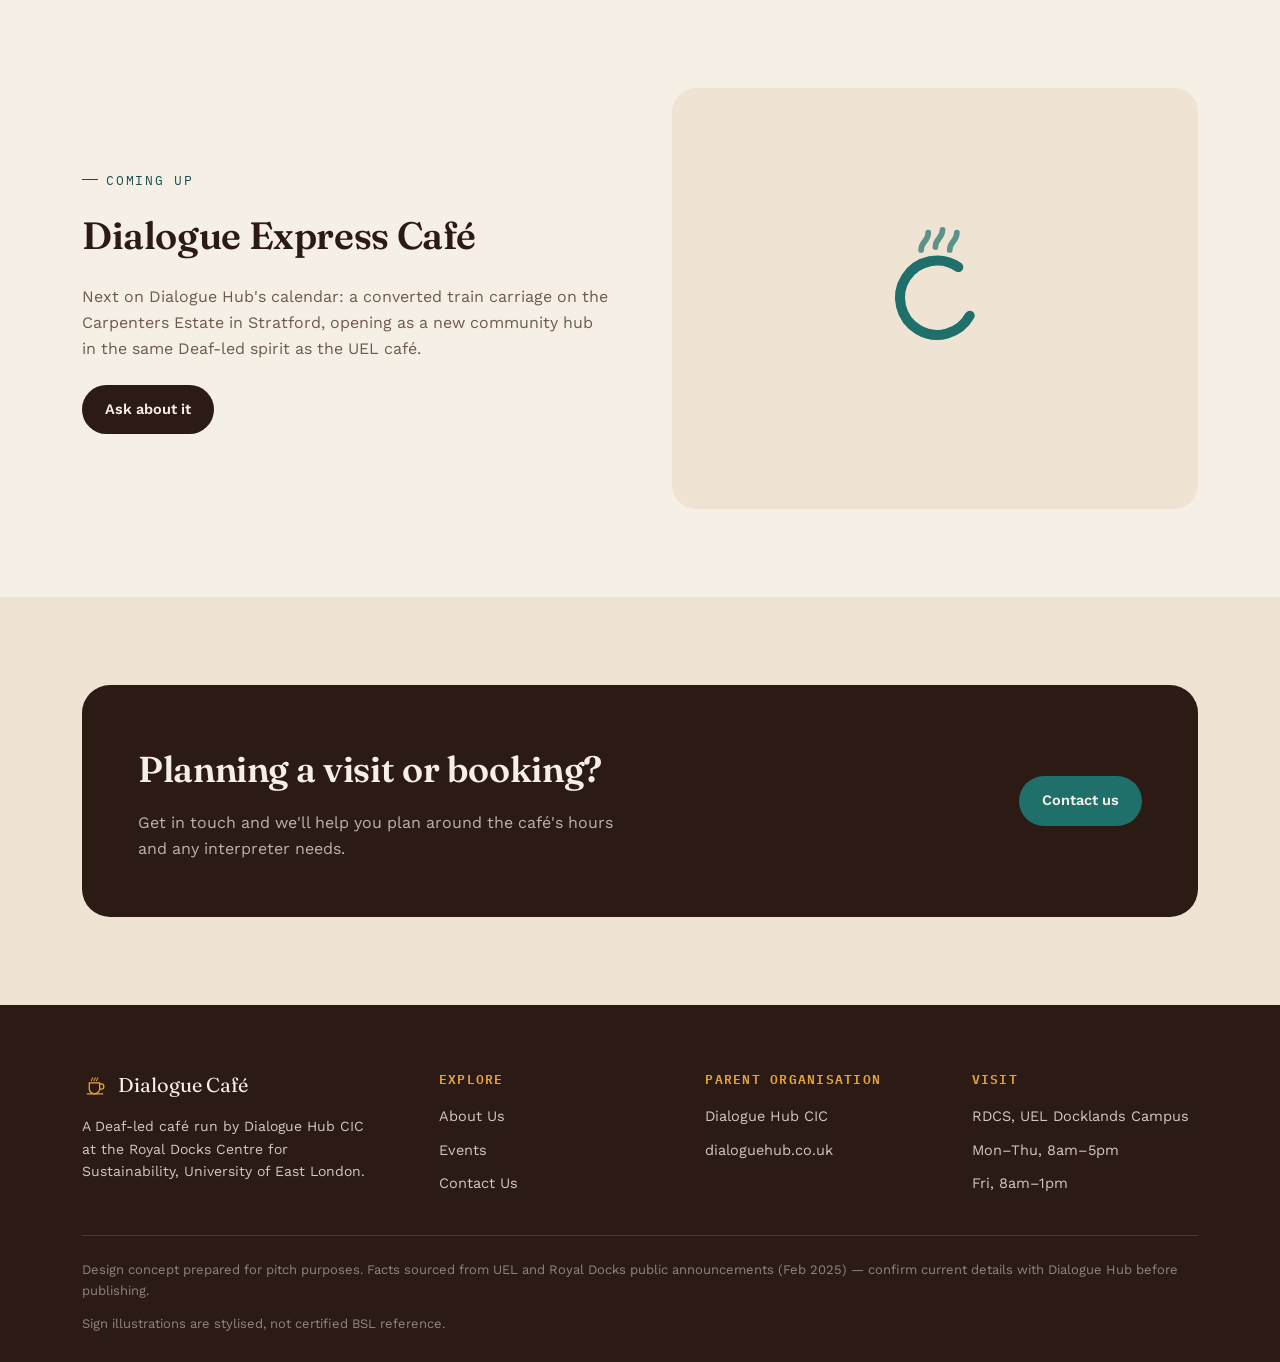
<file: events.html>
<!doctype html>
<html lang="en">
<head>
<meta charset="UTF-8" />
<meta name="viewport" content="width=device-width, initial-scale=1.0" />
<title>Events — Dialogue Café</title>
<meta name="description" content="BSL taster sessions, launch milestones, and venue hire at Dialogue Café, Royal Docks Centre for Sustainability, UEL." />
<link rel="preconnect" href="https://fonts.googleapis.com">
<link rel="preconnect" href="https://fonts.gstatic.com" crossorigin>
<link href="https://fonts.googleapis.com/css2?family=Fraunces:ital,opsz,wght@0,9..144,500;0,9..144,600;0,9..144,700;1,9..144,500&family=Work+Sans:wght@400;500;600;700&family=IBM+Plex+Mono:wght@500;600&display=swap" rel="stylesheet">
<link rel="stylesheet" href="css/style.css">
</head>
<body>

<header class="site-header">
  <div class="header-inner">
    <a href="index.html" class="brand">
      <svg class="icon"><use href="assets/icons.svg#mark-logo"></use></svg>
      Dialogue Café
      <span class="concept-pill" title="Design concept prepared for pitch purposes — verify all copy before publishing.">CONCEPT</span>
    </a>
    <nav>
      <ul class="nav-links">
        <li><a href="index.html">Home</a></li>
        <li><a href="about.html">About Us</a></li>
        <li><a href="events.html" aria-current="page">Events</a></li>
        <li><a href="contact.html">Contact Us</a></li>
      </ul>
    </nav>
    <div class="nav-right">
      <a href="contact.html" class="btn btn-outline">Visit Us</a>
      <button class="nav-toggle" data-nav-toggle aria-label="Open menu">
        <svg class="icon" viewBox="0 0 24 24" fill="none" stroke="currentColor" stroke-width="2" stroke-linecap="round"><line x1="4" y1="7" x2="20" y2="7"/><line x1="4" y1="12" x2="20" y2="12"/><line x1="4" y1="17" x2="20" y2="17"/></svg>
      </button>
    </div>
  </div>
</header>

<div class="sign-ticker">
  <div class="sign-ticker-inner" data-sign-ticker>
    <svg class="icon"><use href="assets/icons.svg#sign-coffee"></use></svg>
    <span>Sign of the day —</span>
    <span class="sign-ticker-word">COFFEE</span>
    <span class="sign-ticker-def">— curled hand traces a C, like wrapping a mug</span>
    <span class="sign-ticker-hint">Illustrative — ask your barista to show you the real thing</span>
  </div>
</div>

<nav class="nav-drawer" data-nav-drawer>
  <div class="nav-drawer-top">
    <span class="brand" style="color:var(--cream)">Dialogue Café</span>
    <button data-nav-close aria-label="Close menu" style="background:none;border:none;cursor:pointer;">
      <svg class="icon" viewBox="0 0 24 24" fill="none" stroke="currentColor" stroke-width="2" stroke-linecap="round"><line x1="5" y1="5" x2="19" y2="19"/><line x1="19" y1="5" x2="5" y2="19"/></svg>
    </button>
  </div>
  <ul>
    <li><a href="index.html">Home</a></li>
    <li><a href="about.html">About Us</a></li>
    <li><a href="events.html" aria-current="page">Events</a></li>
    <li><a href="contact.html">Contact Us</a></li>
  </ul>
</nav>

<main>

  <section style="padding-bottom:20px;">
    <div class="wrap">
      <span class="eyebrow">Events &amp; workshops</span>
      <h1 style="font-size:clamp(36px,4.6vw,58px); margin-top:16px; max-width:16ch;">More than a coffee break.</h1>
      <p style="max-width:52ch; color:var(--ink-muted); font-size:17px; margin-top:18px;">From BSL taster sessions to the milestones that got Dialogue Café open in the first place.</p>
    </div>
  </section>

  <section style="padding-top:12px;">
    <div class="wrap">
      <div class="info-grid reveal">
        <div class="info-card">
          <svg class="icon"><use href="assets/icons.svg#sign-hello"></use></svg>
          <h3>BSL taster sessions</h3>
          <p>Regularly hosted, interactive sessions open to anyone on campus — no experience needed. Ask at the counter or check Dialogue Hub's channels for this term's schedule.</p>
        </div>
        <div class="info-card">
          <svg class="icon"><use href="assets/icons.svg#sign-more"></use></svg>
          <h3>Host your event with us</h3>
          <p>RDCS offers venue hire for meetings, breakfasts, and society gatherings — with Dialogue Café baristas and BSL access built in, not bolted on.</p>
        </div>
        <div class="info-card">
          <svg class="icon"><use href="assets/icons.svg#sign-friend"></use></svg>
          <h3>Community &amp; society visits</h3>
          <p>Bring a class, society, or team down for a guided visit — a short introduction to the café's model plus a chance to place your first order in BSL.</p>
        </div>
      </div>
    </div>
  </section>

  <section class="alt-bg">
    <div class="wrap">
      <div class="section-head reveal">
        <span class="eyebrow">How we got here</span>
        <h2>Milestones so far</h2>
        <p>A short timeline of real moments in Dialogue Café's launch.</p>
      </div>
      <div class="steps reveal">
        <div class="step">
          <span class="step-num">19 FEB 2025</span>
          <svg class="icon"><use href="assets/icons.svg#sign-hello"></use></svg>
          <h3>Public debut</h3>
          <p>Dialogue Café made its first public appearance at the Newham Chamber of Commerce Big Budget Breakfast.</p>
        </div>
        <div class="step">
          <span class="step-num">EARLY 2025</span>
          <svg class="icon"><use href="assets/icons.svg#sign-thankyou"></use></svg>
          <h3>Doors open at RDCS</h3>
          <p>The café opened within the Royal Docks Centre for Sustainability, UEL Docklands Campus — visited ahead of launch by the Mayor of Newham and the TUC General Secretary.</p>
        </div>
        <div class="step">
          <span class="step-num">2025</span>
          <svg class="icon"><use href="assets/icons.svg#sign-more"></use></svg>
          <h3>Five new roles created</h3>
          <p>Five paid positions opened for Deaf and hard-of-hearing staff, alongside training places for UEL students.</p>
        </div>
      </div>
    </div>
  </section>

  <section>
    <div class="wrap split">
      <div class="split-copy reveal">
        <span class="eyebrow">Coming up</span>
        <h2>Dialogue Express Café</h2>
        <p>Next on Dialogue Hub's calendar: a converted train carriage on the Carpenters Estate in Stratford, opening as a new community hub in the same Deaf-led spirit as the UEL café.</p>
        <a href="contact.html" class="btn btn-primary" style="margin-top:8px;">Ask about it</a>
      </div>
      <div class="split-visual reveal">
        <svg class="icon"><use href="assets/icons.svg#sign-coffee"></use></svg>
      </div>
    </div>
  </section>

  <section class="alt-bg">
    <div class="wrap">
      <div class="cta-band reveal">
        <div>
          <h2>Planning a visit or booking?</h2>
          <p>Get in touch and we'll help you plan around the café's hours and any interpreter needs.</p>
        </div>
        <a href="contact.html" class="btn btn-teal">Contact us</a>
      </div>
    </div>
  </section>

</main>

<footer class="site-footer">
  <div class="wrap">
    <div class="footer-grid">
      <div>
        <div class="footer-brand">
          <svg class="icon"><use href="assets/icons.svg#mark-logo"></use></svg>
          Dialogue Café
        </div>
        <p style="max-width:32ch; font-size:14px;">A Deaf-led café run by Dialogue Hub CIC at the Royal Docks Centre for Sustainability, University of East London.</p>
      </div>
      <div class="footer-col">
        <h4>Explore</h4>
        <ul>
          <li><a href="about.html">About Us</a></li>
          <li><a href="events.html">Events</a></li>
          <li><a href="contact.html">Contact Us</a></li>
        </ul>
      </div>
      <div class="footer-col">
        <h4>Parent organisation</h4>
        <ul>
          <li>Dialogue Hub CIC</li>
          <li>dialoguehub.co.uk</li>
        </ul>
      </div>
      <div class="footer-col">
        <h4>Visit</h4>
        <ul>
          <li>RDCS, UEL Docklands Campus</li>
          <li>Mon–Thu, 8am–5pm</li>
          <li>Fri, 8am–1pm</li>
        </ul>
      </div>
    </div>
    <div class="footer-bottom">
      <span>Design concept prepared for pitch purposes. Facts sourced from UEL and Royal Docks public announcements (Feb 2025) — confirm current details with Dialogue Hub before publishing.</span>
      <span>Sign illustrations are stylised, not certified BSL reference.</span>
    </div>
  </div>
</footer>

<script src="js/main.js"></script>
</body>
</html>
</file>
<file: css/style.css>
/* ============================================================
   Dialogue Café — design tokens
   Palette: warm coffee cream + espresso, with a deep teal accent
   reserved exclusively for anything tied to sign language —
   the one recurring "this place speaks two languages" cue.
   ============================================================ */
:root {
  --cream:        #F6EFE6;
  --cream-dim:    #EFE4D3;
  --espresso:     #2B1B14;
  --espresso-soft:#4A362B;
  --rust:         #C1622D;
  --rust-dark:    #9C4A1F;
  --teal:         #1F6F6B;
  --teal-dark:    #164F4C;
  --gold:         #E8A33D;
  --ink-muted:    #6B5B4D;
  --line:         rgba(43, 27, 20, 0.14);
  --line-soft:    rgba(43, 27, 20, 0.08);
  --paper-shadow: 0 20px 40px -24px rgba(43, 27, 20, 0.35);

  --display: "Fraunces", "Iowan Old Style", serif;
  --body:    "Work Sans", "Segoe UI", sans-serif;
  --mono:    "IBM Plex Mono", "Consolas", monospace;

  --wrap: 1180px;
}

* { box-sizing: border-box; }
html { scroll-behavior: smooth; }

@media (prefers-reduced-motion: reduce) {
  html { scroll-behavior: auto; }
  * { animation-duration: 0.001ms !important; animation-iteration-count: 1 !important; transition-duration: 0.001ms !important; }
}

body {
  margin: 0;
  background: var(--cream);
  color: var(--espresso);
  font-family: var(--body);
  font-size: 16px;
  line-height: 1.6;
  -webkit-font-smoothing: antialiased;
}

img { max-width: 100%; display: block; }

a { color: inherit; text-decoration: none; }

h1, h2, h3, h4 {
  font-family: var(--display);
  font-weight: 600;
  margin: 0;
  color: var(--espresso);
  letter-spacing: -0.01em;
}

p { margin: 0; }

.wrap {
  max-width: var(--wrap);
  margin: 0 auto;
  padding: 0 32px;
}

:focus-visible {
  outline: 3px solid var(--teal);
  outline-offset: 3px;
  border-radius: 4px;
}

.icon {
  width: 1em;
  height: 1em;
  display: inline-block;
  fill: none;
  color: currentColor;
}

/* ---------- eyebrow / label utility ---------- */
.eyebrow {
  font-family: var(--mono);
  font-size: 12.5px;
  letter-spacing: 0.14em;
  text-transform: uppercase;
  color: var(--teal-dark);
  display: inline-flex;
  align-items: center;
  gap: 8px;
}
.eyebrow::before {
  content: "";
  width: 16px;
  height: 1px;
  background: var(--teal-dark);
  display: inline-block;
}

/* ============================================================
   Header / Nav
   ============================================================ */
.site-header {
  position: sticky;
  top: 0;
  z-index: 50;
  background: rgba(246, 239, 230, 0.92);
  backdrop-filter: blur(8px);
  border-bottom: 1px solid var(--line);
}

.header-inner {
  display: flex;
  align-items: center;
  justify-content: space-between;
  padding: 18px 32px;
  max-width: var(--wrap);
  margin: 0 auto;
}

.concept-pill {
  font-family: var(--mono);
  font-size: 10.5px;
  letter-spacing: 0.08em;
  color: var(--teal-dark);
  background: rgba(31, 111, 107, 0.1);
  border: 1px solid rgba(31, 111, 107, 0.3);
  border-radius: 999px;
  padding: 3px 10px;
  margin-left: 4px;
  cursor: help;
}

.brand {
  display: flex;
  align-items: center;
  gap: 10px;
  font-family: var(--display);
  font-weight: 600;
  font-size: 22px;
  color: var(--espresso);
}
.brand .icon { width: 30px; height: 30px; color: var(--rust); }

.nav-links {
  display: flex;
  align-items: center;
  gap: 34px;
  list-style: none;
  margin: 0;
  padding: 0;
  font-size: 15px;
  font-weight: 500;
}
.nav-links a {
  position: relative;
  padding: 4px 0;
  color: var(--espresso-soft);
}
.nav-links a:hover { color: var(--rust); }
.nav-links a[aria-current="page"] { color: var(--espresso); }
.nav-links a[aria-current="page"]::after {
  content: "";
  position: absolute;
  left: 0; right: 0; bottom: -4px;
  height: 2px;
  background: var(--rust);
}

.nav-right { display: flex; align-items: center; gap: 20px; }

.btn {
  display: inline-flex;
  align-items: center;
  gap: 8px;
  font-family: var(--body);
  font-weight: 600;
  font-size: 14.5px;
  padding: 12px 22px;
  border-radius: 999px;
  border: 1px solid transparent;
  cursor: pointer;
  transition: transform 0.15s ease, background 0.15s ease, color 0.15s ease, border-color 0.15s ease;
}
.btn:active { transform: translateY(1px); }
.btn-primary { background: var(--espresso); color: var(--cream); }
.btn-primary:hover { background: var(--rust-dark); }
.btn-outline { background: transparent; color: var(--espresso); border-color: var(--line); }
.btn-outline:hover { border-color: var(--espresso); }
.btn-teal { background: var(--teal); color: var(--cream); }
.btn-teal:hover { background: var(--teal-dark); }

.nav-toggle {
  display: none;
  background: none;
  border: none;
  cursor: pointer;
  padding: 6px;
  color: var(--espresso);
}
.nav-toggle .icon { width: 26px; height: 26px; }

/* ============================================================
   Sign-of-the-day ticker (signature element, sits under header)
   ============================================================ */
.sign-ticker {
  background: var(--teal);
  color: var(--cream);
  overflow: hidden;
}
.sign-ticker-inner {
  max-width: var(--wrap);
  margin: 0 auto;
  padding: 9px 32px;
  display: flex;
  align-items: center;
  gap: 12px;
  font-family: var(--mono);
  font-size: 13px;
  letter-spacing: 0.04em;
}
.sign-ticker .icon { width: 20px; height: 20px; flex: none; }
.sign-ticker-word {
  font-weight: 700;
  letter-spacing: 0.12em;
}
.sign-ticker-def {
  opacity: 0.85;
  display: none;
}
@media (min-width: 640px) {
  .sign-ticker-def { display: inline; }
}
.sign-ticker-hint {
  margin-left: auto;
  opacity: 0.75;
  font-size: 12px;
  display: none;
}
@media (min-width: 860px) { .sign-ticker-hint { display: inline; } }

/* ============================================================
   Hero
   ============================================================ */
.hero {
  padding: 76px 0 60px;
  position: relative;
  overflow: hidden;
}
.hero-grid {
  display: grid;
  grid-template-columns: 1.05fr 0.95fr;
  gap: 56px;
  align-items: center;
}
.hero-copy h1 {
  font-size: clamp(42px, 5.6vw, 74px);
  line-height: 1.02;
  margin: 20px 0 22px;
}
.hero-copy h1 em {
  font-style: italic;
  color: var(--rust);
}
.hero-copy p.lede {
  font-size: 18px;
  color: var(--espresso-soft);
  max-width: 46ch;
  margin-bottom: 32px;
}
.hero-actions { display: flex; gap: 16px; flex-wrap: wrap; margin-bottom: 40px; }

.stat-row {
  display: flex;
  gap: 36px;
  flex-wrap: wrap;
  border-top: 1px solid var(--line);
  padding-top: 26px;
}
.stat b {
  display: block;
  font-family: var(--display);
  font-size: 30px;
  color: var(--espresso);
}
.stat span {
  font-size: 13px;
  color: var(--ink-muted);
}

.hero-visual {
  position: relative;
  display: flex;
  align-items: center;
  justify-content: center;
  aspect-ratio: 1 / 1;
}
.hero-badge-ring {
  position: relative;
  width: min(420px, 100%);
  aspect-ratio: 1/1;
  border-radius: 50%;
  background: radial-gradient(circle at 32% 28%, var(--cream-dim), var(--rust) 130%);
  display: flex;
  align-items: center;
  justify-content: center;
  box-shadow: var(--paper-shadow);
}
.hero-badge-ring .icon {
  width: 46%;
  height: 46%;
  color: var(--espresso);
}
.price-chip {
  position: absolute;
  bottom: 6%;
  right: -4%;
  background: var(--gold);
  color: var(--espresso);
  border-radius: 50%;
  width: 118px;
  height: 118px;
  display: flex;
  flex-direction: column;
  align-items: center;
  justify-content: center;
  font-family: var(--display);
  font-weight: 700;
  box-shadow: var(--paper-shadow);
  text-align: center;
  line-height: 1.15;
}
.price-chip span { font-family: var(--mono); font-size: 10px; font-weight: 500; letter-spacing: 0.08em; }
.price-chip b { font-size: 22px; }

.float-tag {
  position: absolute;
  background: var(--espresso);
  color: var(--cream);
  padding: 10px 16px;
  border-radius: 14px;
  font-size: 13px;
  display: flex;
  align-items: center;
  gap: 8px;
  box-shadow: var(--paper-shadow);
}
.float-tag .icon { width: 18px; height: 18px; color: var(--teal); flex: none; }
.float-tag.tag-top { top: 4%; left: -6%; }

/* ============================================================
   Sections generic
   ============================================================ */
section { padding: 88px 0; }
.section-head {
  max-width: 640px;
  margin-bottom: 52px;
}
.section-head h2 {
  font-size: clamp(30px, 3.4vw, 44px);
  margin-top: 14px;
}
.section-head p { color: var(--ink-muted); font-size: 16.5px; margin-top: 16px; }

.alt-bg { background: var(--cream-dim); }
.dark-bg { background: var(--espresso); color: var(--cream); }
.dark-bg .eyebrow { color: var(--gold); }
.dark-bg .eyebrow::before { background: var(--gold); }
.dark-bg h2, .dark-bg h3 { color: var(--cream); }
.dark-bg .section-head p { color: rgba(246,239,230,0.72); }

/* ---------- How it works (numbered steps) ---------- */
.steps {
  display: grid;
  grid-template-columns: repeat(3, 1fr);
  gap: 32px;
}
.step {
  background: var(--cream);
  border: 1px solid var(--line);
  border-radius: 20px;
  padding: 32px 28px;
  position: relative;
}
.step-num {
  font-family: var(--mono);
  font-size: 13px;
  color: var(--teal-dark);
  letter-spacing: 0.08em;
}
.step .icon {
  width: 40px;
  height: 40px;
  color: var(--rust);
  margin: 18px 0 20px;
}
.step h3 { font-size: 20px; margin-bottom: 10px; }
.step p { color: var(--ink-muted); font-size: 15px; }

/* ---------- Sign glossary grid ---------- */
.glossary {
  display: grid;
  grid-template-columns: repeat(auto-fit, minmax(150px, 1fr));
  gap: 20px;
}
.glossary-card {
  background: var(--cream);
  border: 1px solid var(--line);
  border-radius: 18px;
  padding: 24px 18px;
  text-align: center;
  transition: border-color 0.15s ease, transform 0.15s ease;
}
.glossary-card:hover { border-color: var(--teal); transform: translateY(-3px); }
.glossary-card .icon { width: 44px; height: 44px; color: var(--teal); margin: 0 auto 14px; }
.glossary-card b {
  display: block;
  font-family: var(--mono);
  letter-spacing: 0.1em;
  font-size: 13px;
  margin-bottom: 6px;
}
.glossary-card span { font-size: 12.5px; color: var(--ink-muted); }

/* ---------- Recognition cards (press / notable visits) ---------- */
.reviews {
  display: grid;
  grid-template-columns: repeat(3, 1fr);
  gap: 24px;
}
.review-card {
  background: var(--cream-dim);
  border-radius: 20px;
  padding: 30px;
  display: flex;
  flex-direction: column;
  gap: 16px;
}
.review-card p.quote { font-size: 16px; font-family: var(--display); font-style: italic; }
.review-who { display: flex; align-items: center; gap: 12px; font-size: 13.5px; color: var(--ink-muted); }
.review-avatar {
  width: 38px; height: 38px; border-radius: 50%;
  background: var(--teal); color: var(--cream);
  display: flex; align-items: center; justify-content: center;
  font-family: var(--display); font-weight: 700; font-size: 15px;
}

/* ---------- Team ---------- */
.team-grid {
  display: grid;
  grid-template-columns: repeat(auto-fit, minmax(220px, 1fr));
  gap: 28px;
}
.team-card { text-align: left; }
.team-photo {
  aspect-ratio: 4/5;
  border-radius: 18px;
  background: linear-gradient(155deg, var(--rust) 0%, var(--gold) 100%);
  margin-bottom: 16px;
  position: relative;
  overflow: hidden;
  display: flex;
  align-items: flex-end;
  padding: 14px;
}
.team-photo .icon { position: absolute; width: 60%; height: 60%; color: rgba(43,27,20,0.18); top: 18%; left: 20%; }
.team-card h3 { font-size: 18px; }
.team-card .role { font-family: var(--mono); font-size: 12px; color: var(--teal-dark); letter-spacing: 0.06em; margin: 4px 0 10px; }
.team-card p.bio { font-size: 14px; color: var(--ink-muted); }

/* ---------- Two-column feature (about/visit) ---------- */
.split {
  display: grid;
  grid-template-columns: 1fr 1fr;
  gap: 64px;
  align-items: center;
}
.split.reverse .split-visual { order: 2; }
.split-visual {
  border-radius: 24px;
  aspect-ratio: 5/4;
  background: var(--cream-dim);
  display: flex;
  align-items: center;
  justify-content: center;
  position: relative;
  overflow: hidden;
}
.split-visual .icon { width: 34%; height: 34%; color: var(--teal); }
.split-copy .eyebrow { margin-bottom: 16px; }
.split-copy h2 { font-size: clamp(28px, 3vw, 38px); margin-bottom: 18px; }
.split-copy p { color: var(--ink-muted); margin-bottom: 16px; }
.split-copy ul { margin: 20px 0 0; padding: 0; list-style: none; display: flex; flex-direction: column; gap: 12px; }
.split-copy li { display: flex; align-items: flex-start; gap: 10px; font-size: 15px; }
.split-copy li .icon { width: 20px; height: 20px; color: var(--teal); flex: none; margin-top: 2px; }

/* ---------- Info cards (visit/contact) ---------- */
.info-grid {
  display: grid;
  grid-template-columns: repeat(auto-fit, minmax(240px, 1fr));
  gap: 24px;
}
.info-card {
  background: var(--cream);
  border: 1px solid var(--line);
  border-radius: 20px;
  padding: 30px;
}
.info-card .icon { width: 30px; height: 30px; color: var(--rust); margin-bottom: 16px; }
.info-card h3 { font-size: 18px; margin-bottom: 10px; }
.info-card p { color: var(--ink-muted); font-size: 14.5px; }
.info-card .hours-row { display: flex; justify-content: space-between; font-size: 14px; padding: 6px 0; }
.info-card .hours-row b { font-weight: 600; color: var(--espresso); }

.map-block {
  border-radius: 24px;
  background: var(--espresso);
  color: var(--cream);
  aspect-ratio: 16/8;
  display: flex;
  align-items: center;
  justify-content: center;
  position: relative;
  overflow: hidden;
  margin-bottom: 56px;
}
.map-block .pin { display: flex; flex-direction: column; align-items: center; gap: 10px; }
.map-block .icon { width: 46px; height: 46px; color: var(--gold); }
.map-block small { font-family: var(--mono); letter-spacing: 0.1em; color: rgba(246,239,230,0.7); font-size: 12px; }

/* ---------- Contact form ---------- */
.contact-grid {
  display: grid;
  grid-template-columns: 1fr 1fr;
  gap: 60px;
}
.field { margin-bottom: 20px; display: flex; flex-direction: column; gap: 8px; }
.field label { font-size: 13.5px; font-weight: 600; color: var(--espresso-soft); }
.field input, .field select, .field textarea {
  font-family: var(--body);
  font-size: 15px;
  padding: 13px 16px;
  border-radius: 12px;
  border: 1px solid var(--line);
  background: var(--cream);
  color: var(--espresso);
}
.field textarea { resize: vertical; min-height: 110px; }
.field input:focus, .field select:focus, .field textarea:focus { border-color: var(--teal); }
.form-note { font-size: 13px; color: var(--ink-muted); margin-top: 4px; }

/* ============================================================
   CTA band
   ============================================================ */
.cta-band {
  background: var(--espresso);
  color: var(--cream);
  border-radius: 28px;
  padding: 56px;
  display: flex;
  align-items: center;
  justify-content: space-between;
  gap: 40px;
  flex-wrap: wrap;
}
.cta-band h2 { color: var(--cream); font-size: clamp(26px, 3vw, 36px); max-width: 480px; }
.cta-band p { color: rgba(246,239,230,0.72); margin-top: 12px; max-width: 480px; }

/* ============================================================
   Footer
   ============================================================ */
.site-footer {
  background: var(--espresso);
  color: rgba(246,239,230,0.82);
  padding: 64px 0 28px;
}
.footer-grid {
  display: grid;
  grid-template-columns: 1.4fr 1fr 1fr 1fr;
  gap: 40px;
  padding-bottom: 40px;
  border-bottom: 1px solid rgba(246,239,230,0.14);
}
.footer-brand { display: flex; align-items: center; gap: 10px; font-family: var(--display); font-size: 20px; color: var(--cream); margin-bottom: 14px; }
.footer-brand .icon { width: 26px; height: 26px; color: var(--gold); }
.footer-col h4 { font-family: var(--mono); font-size: 12.5px; letter-spacing: 0.1em; text-transform: uppercase; color: var(--gold); margin-bottom: 16px; }
.footer-col ul { list-style: none; margin: 0; padding: 0; display: flex; flex-direction: column; gap: 10px; font-size: 14.5px; }
.footer-col a:hover { color: var(--cream); }
.footer-bottom {
  display: flex;
  justify-content: space-between;
  align-items: center;
  padding-top: 24px;
  font-size: 13px;
  color: rgba(246,239,230,0.5);
  flex-wrap: wrap;
  gap: 12px;
}

/* ============================================================
   Reveal-on-scroll (subtle, respects reduced motion)
   ============================================================ */
.reveal { opacity: 0; transform: translateY(18px); transition: opacity 0.6s ease, transform 0.6s ease; }
.reveal.is-visible { opacity: 1; transform: translateY(0); }
@media (prefers-reduced-motion: reduce) {
  .reveal { opacity: 1; transform: none; }
}

/* ============================================================
   Responsive
   ============================================================ */
@media (max-width: 980px) {
  .hero-grid, .split, .contact-grid { grid-template-columns: 1fr; }
  .split.reverse .split-visual { order: 0; }
  .steps { grid-template-columns: 1fr 1fr; }
  .reviews { grid-template-columns: 1fr 1fr; }
  .footer-grid { grid-template-columns: 1fr 1fr; }
}

@media (max-width: 720px) {
  .nav-links, .nav-right .btn-outline { display: none; }
  .nav-toggle { display: inline-flex; }
  .header-inner { padding: 16px 20px; }
  .wrap { padding: 0 20px; }
  .hero { padding: 40px 0 44px; }
  section { padding: 60px 0; }
  .steps, .reviews, .footer-grid { grid-template-columns: 1fr; }
  .cta-band { padding: 36px 24px; }
  .price-chip { right: 2%; }
  .float-tag.tag-top { left: 0; }

  .nav-drawer {
    display: flex;
  }
}

.nav-drawer {
  display: none;
  position: fixed;
  inset: 0;
  z-index: 100;
  background: var(--espresso);
  color: var(--cream);
  flex-direction: column;
  padding: 24px 28px;
  transform: translateX(100%);
  transition: transform 0.28s ease;
}
.nav-drawer.open { transform: translateX(0); }
.nav-drawer-top { display: flex; justify-content: space-between; align-items: center; margin-bottom: 40px; }
.nav-drawer .icon { color: var(--cream); width: 26px; height: 26px; }
.nav-drawer ul { list-style: none; margin: 0; padding: 0; display: flex; flex-direction: column; gap: 26px; font-family: var(--display); font-size: 26px; }
.nav-drawer a { color: var(--cream); }
.nav-drawer a[aria-current="page"] { color: var(--gold); }
</file>
